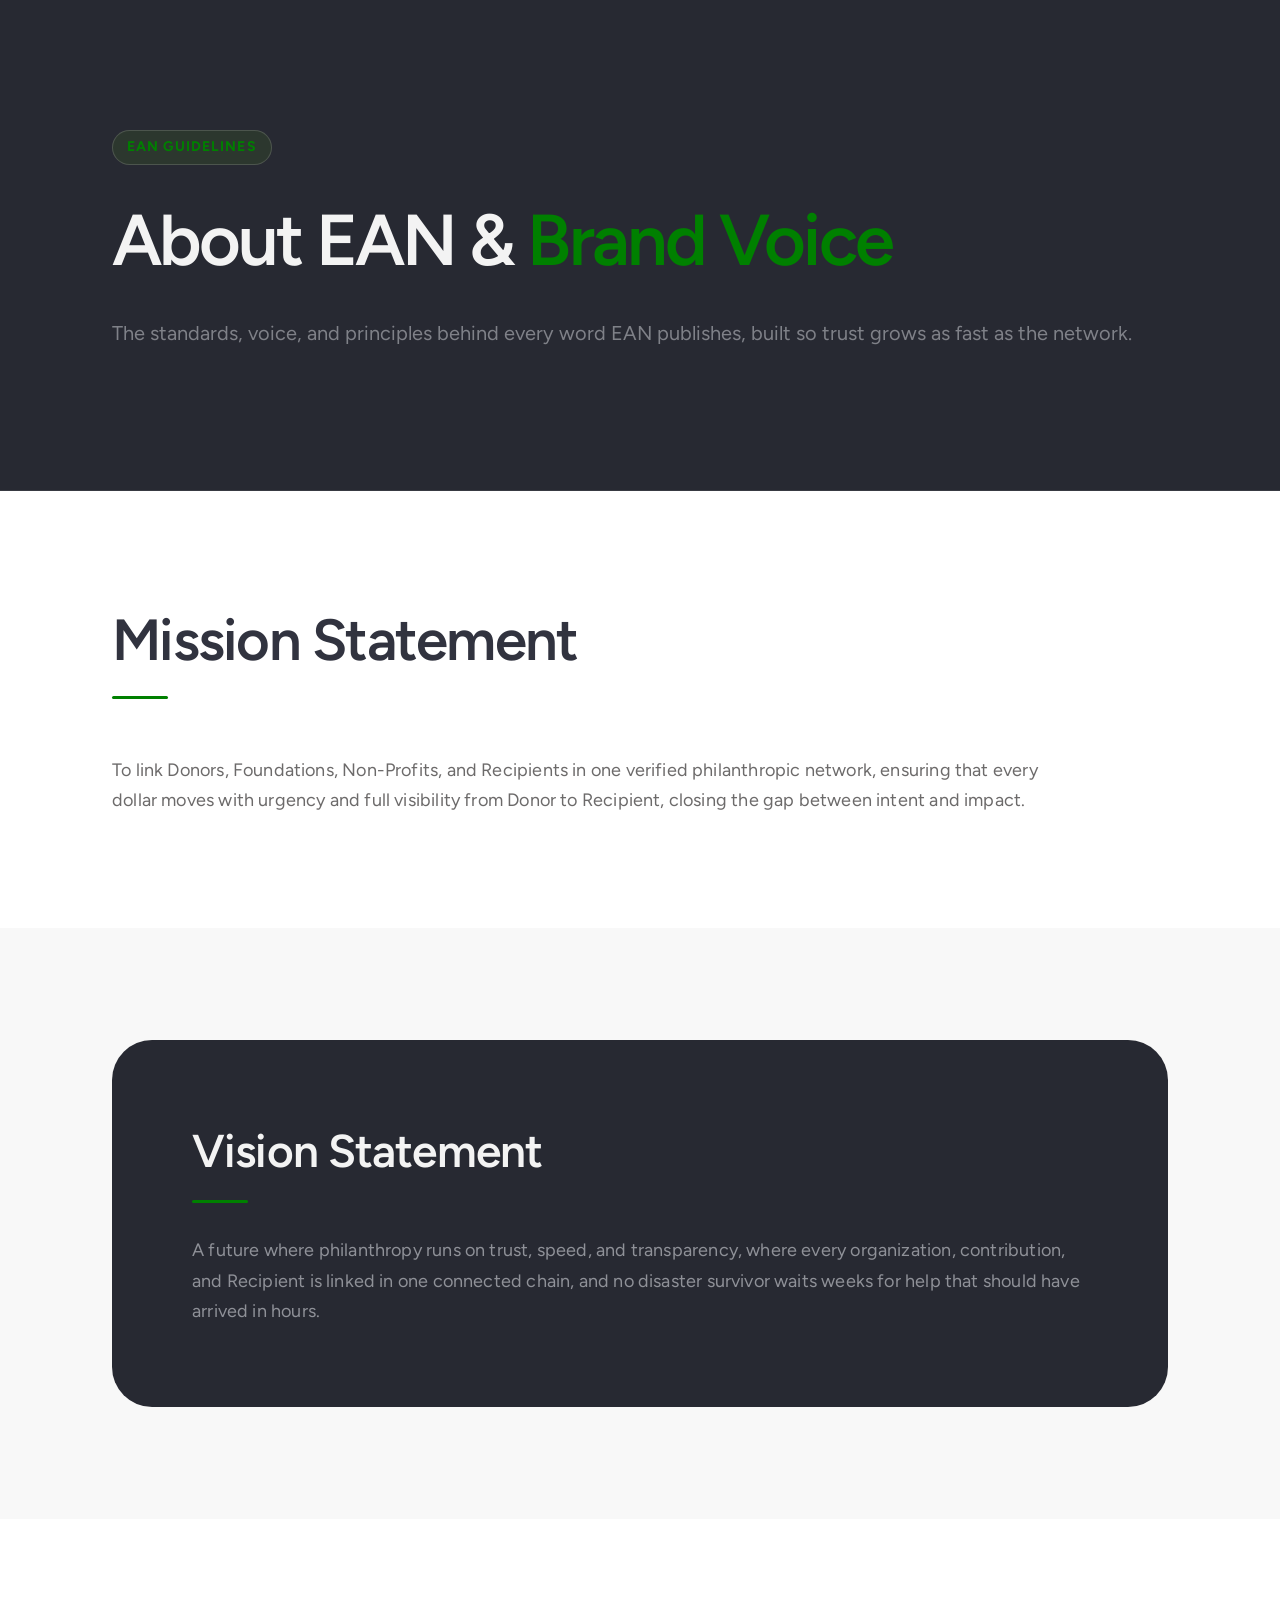
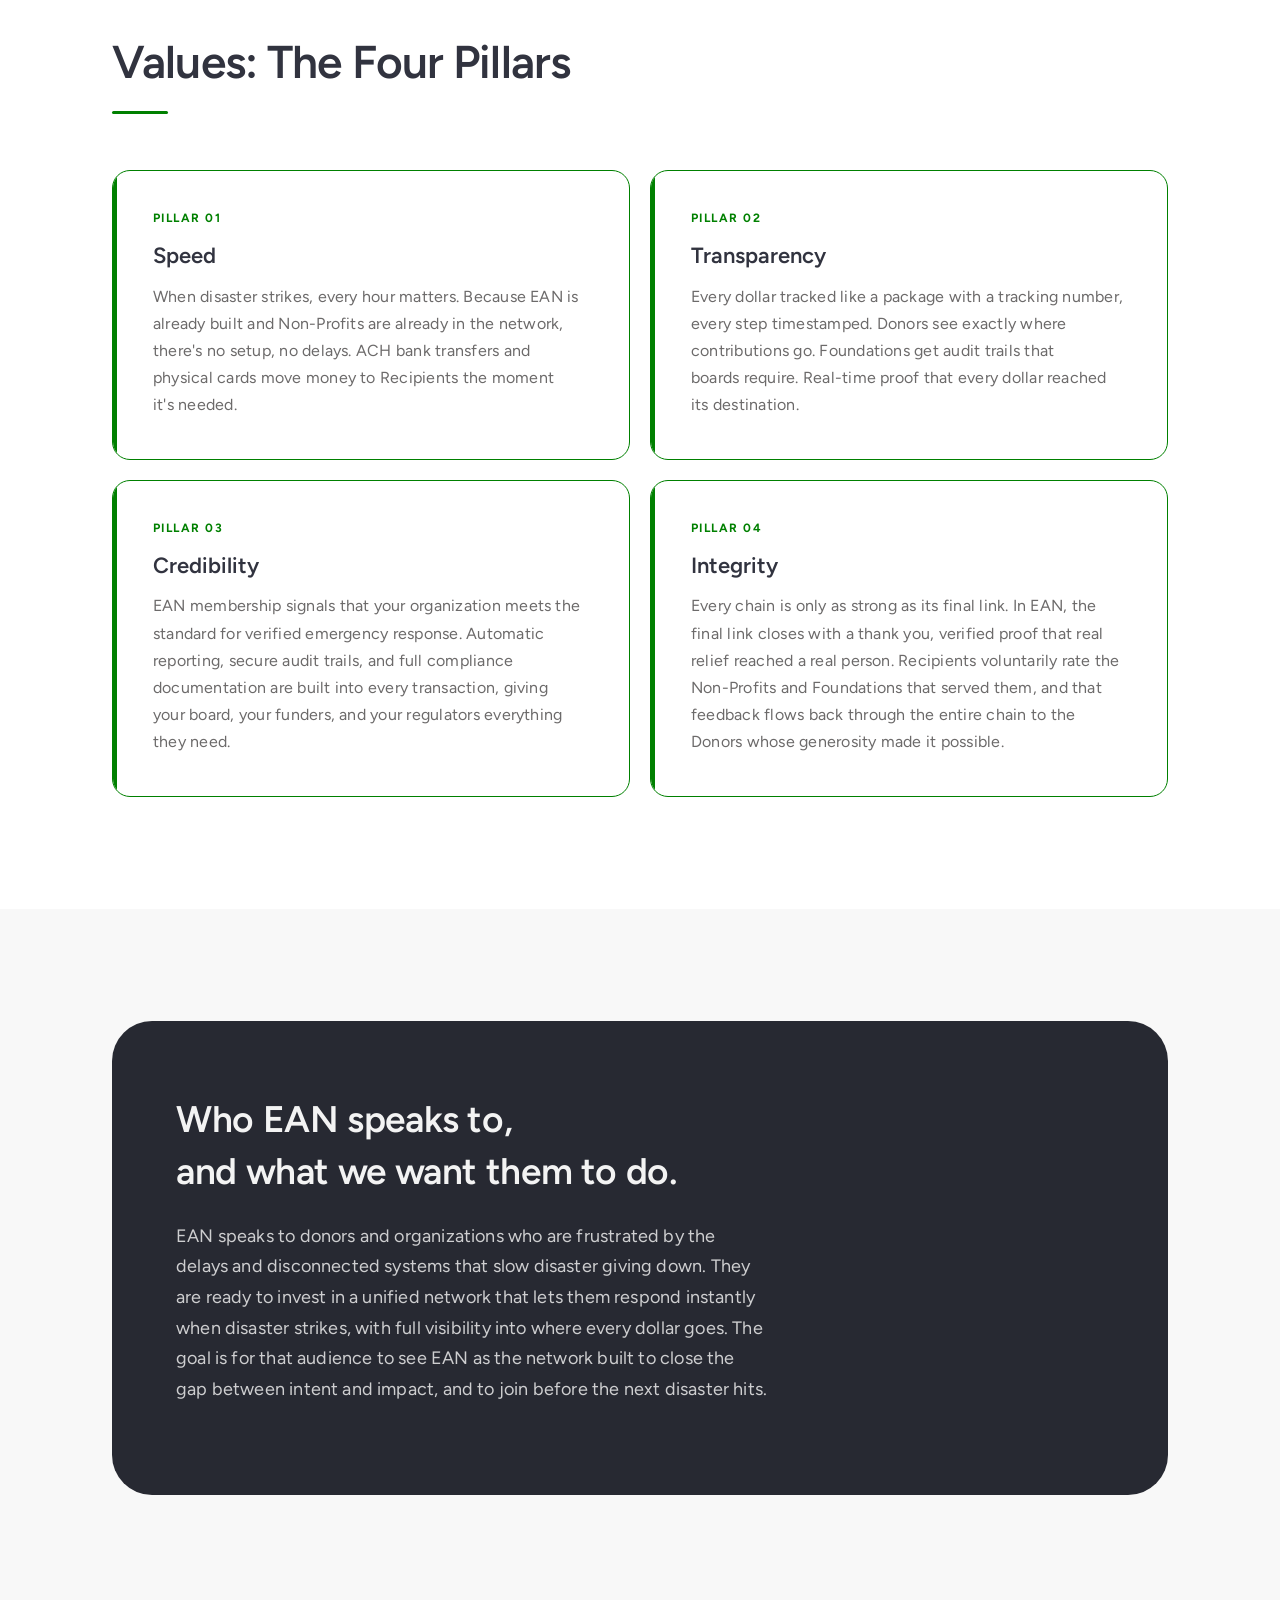
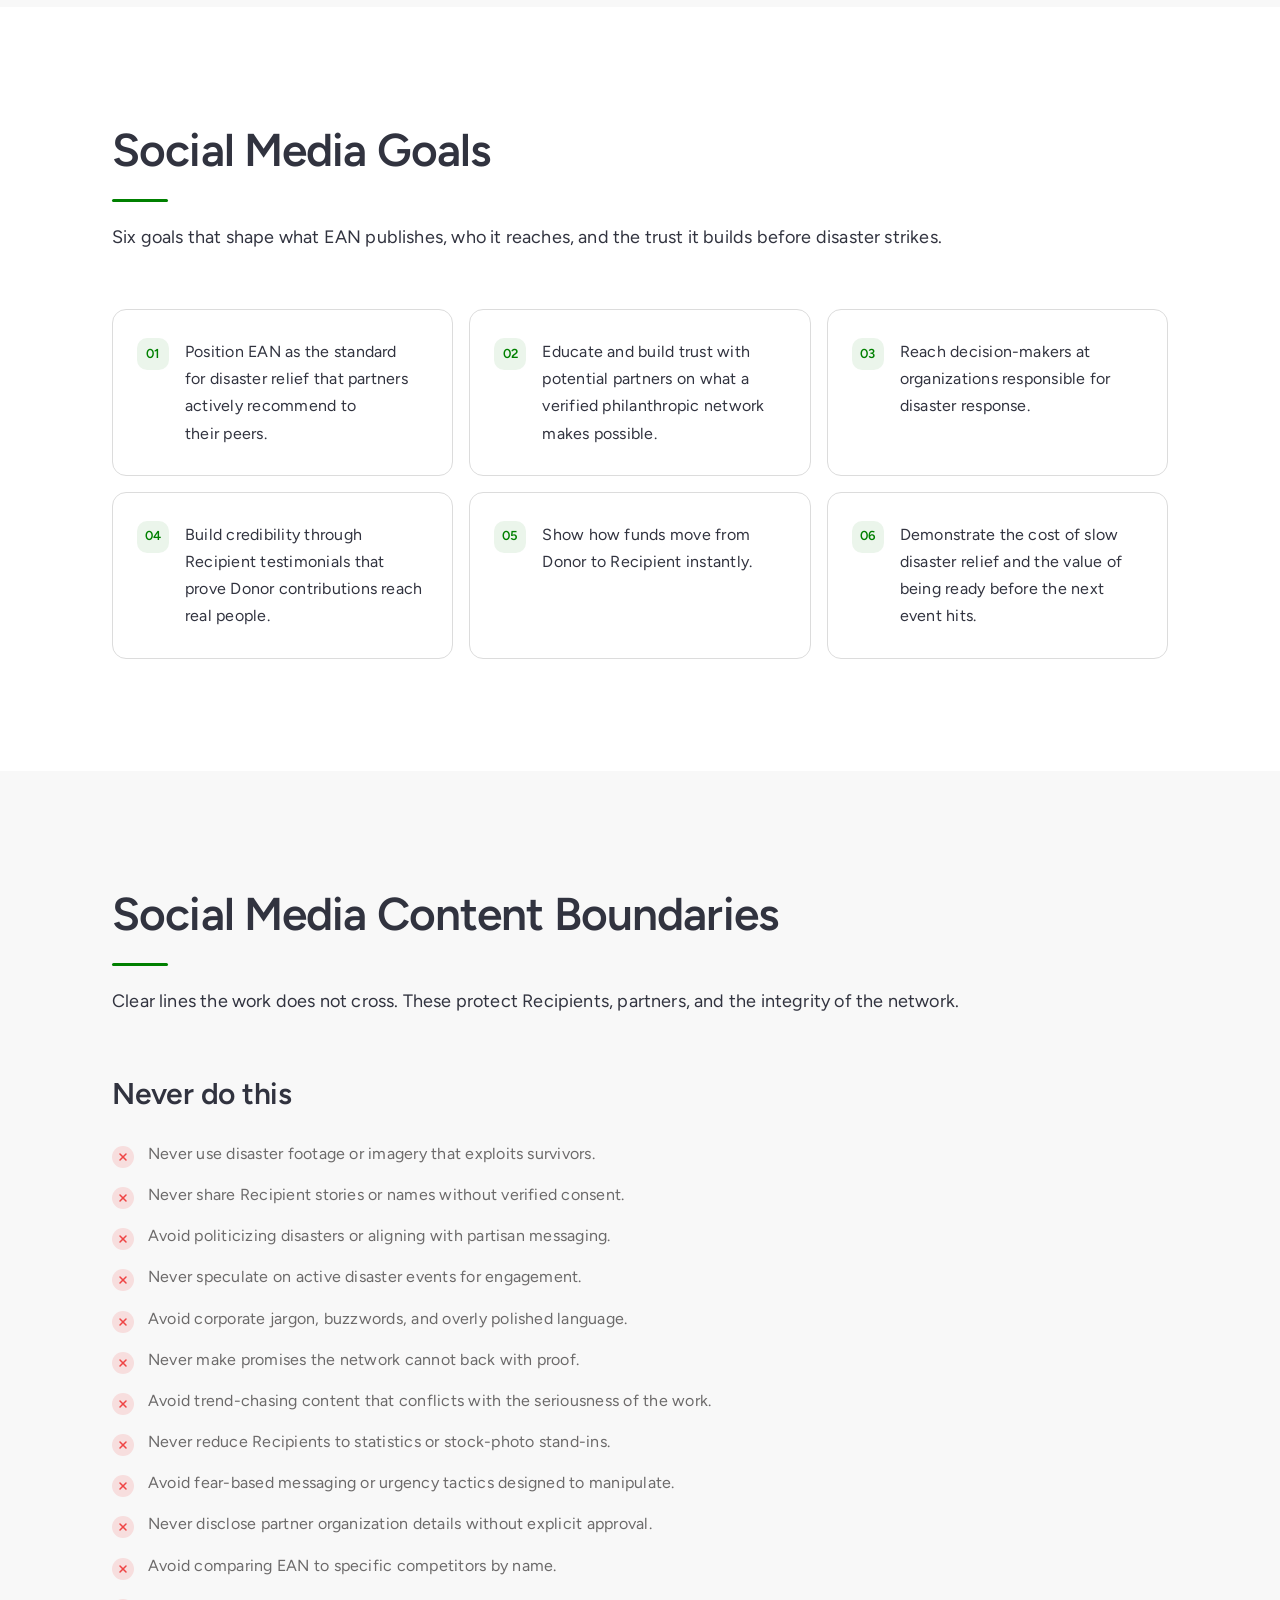
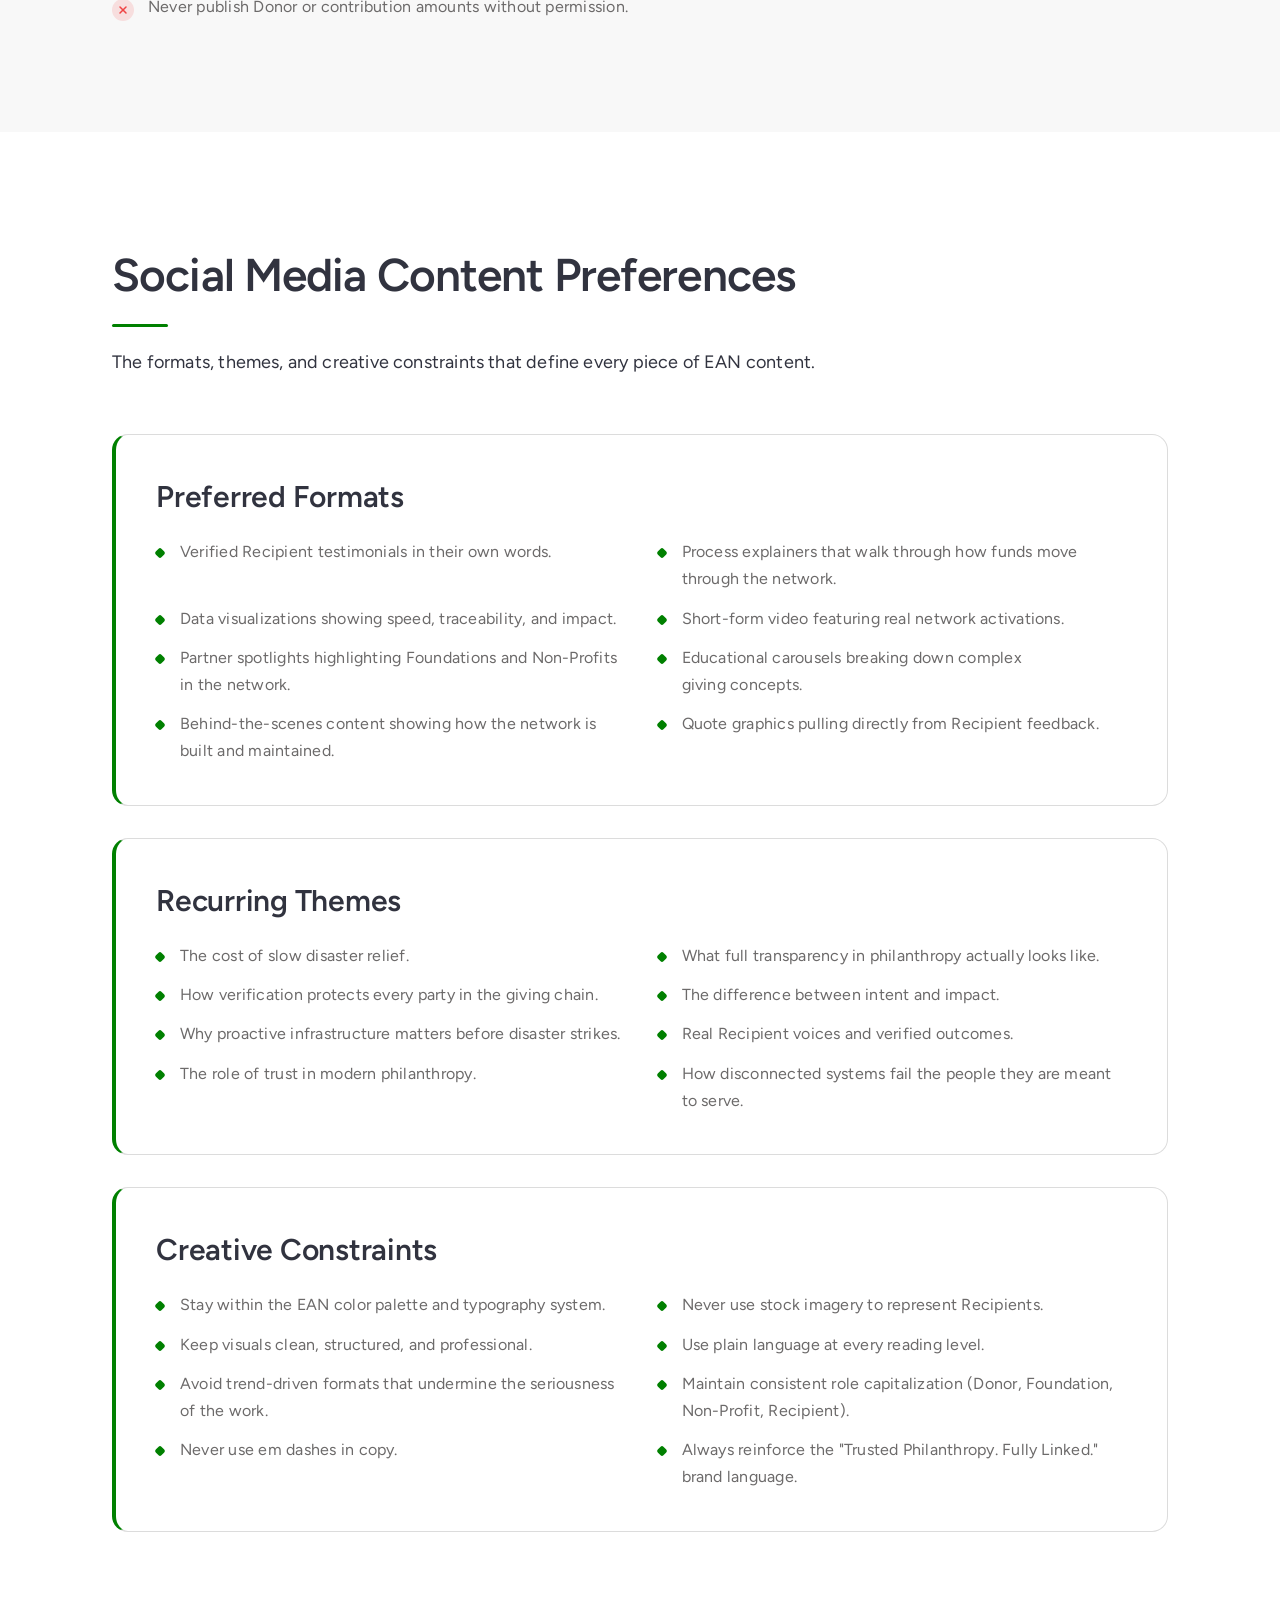
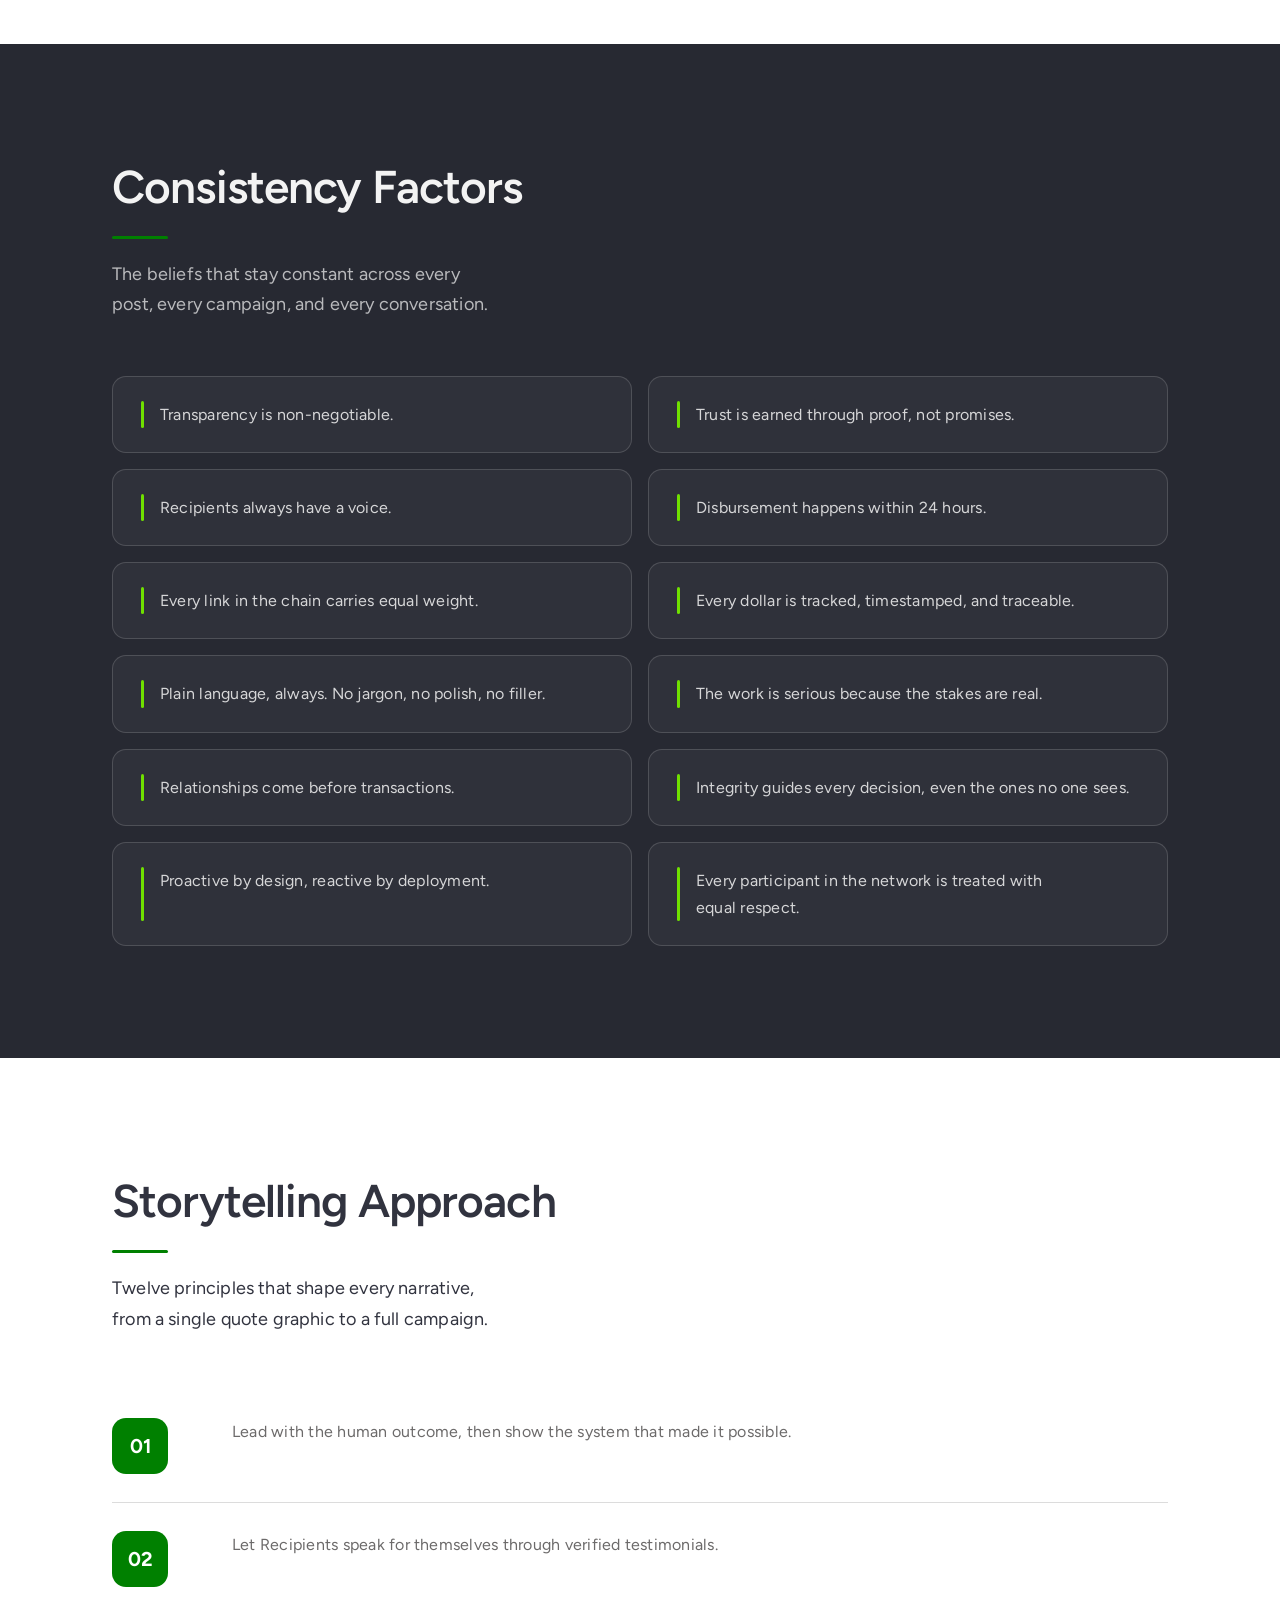
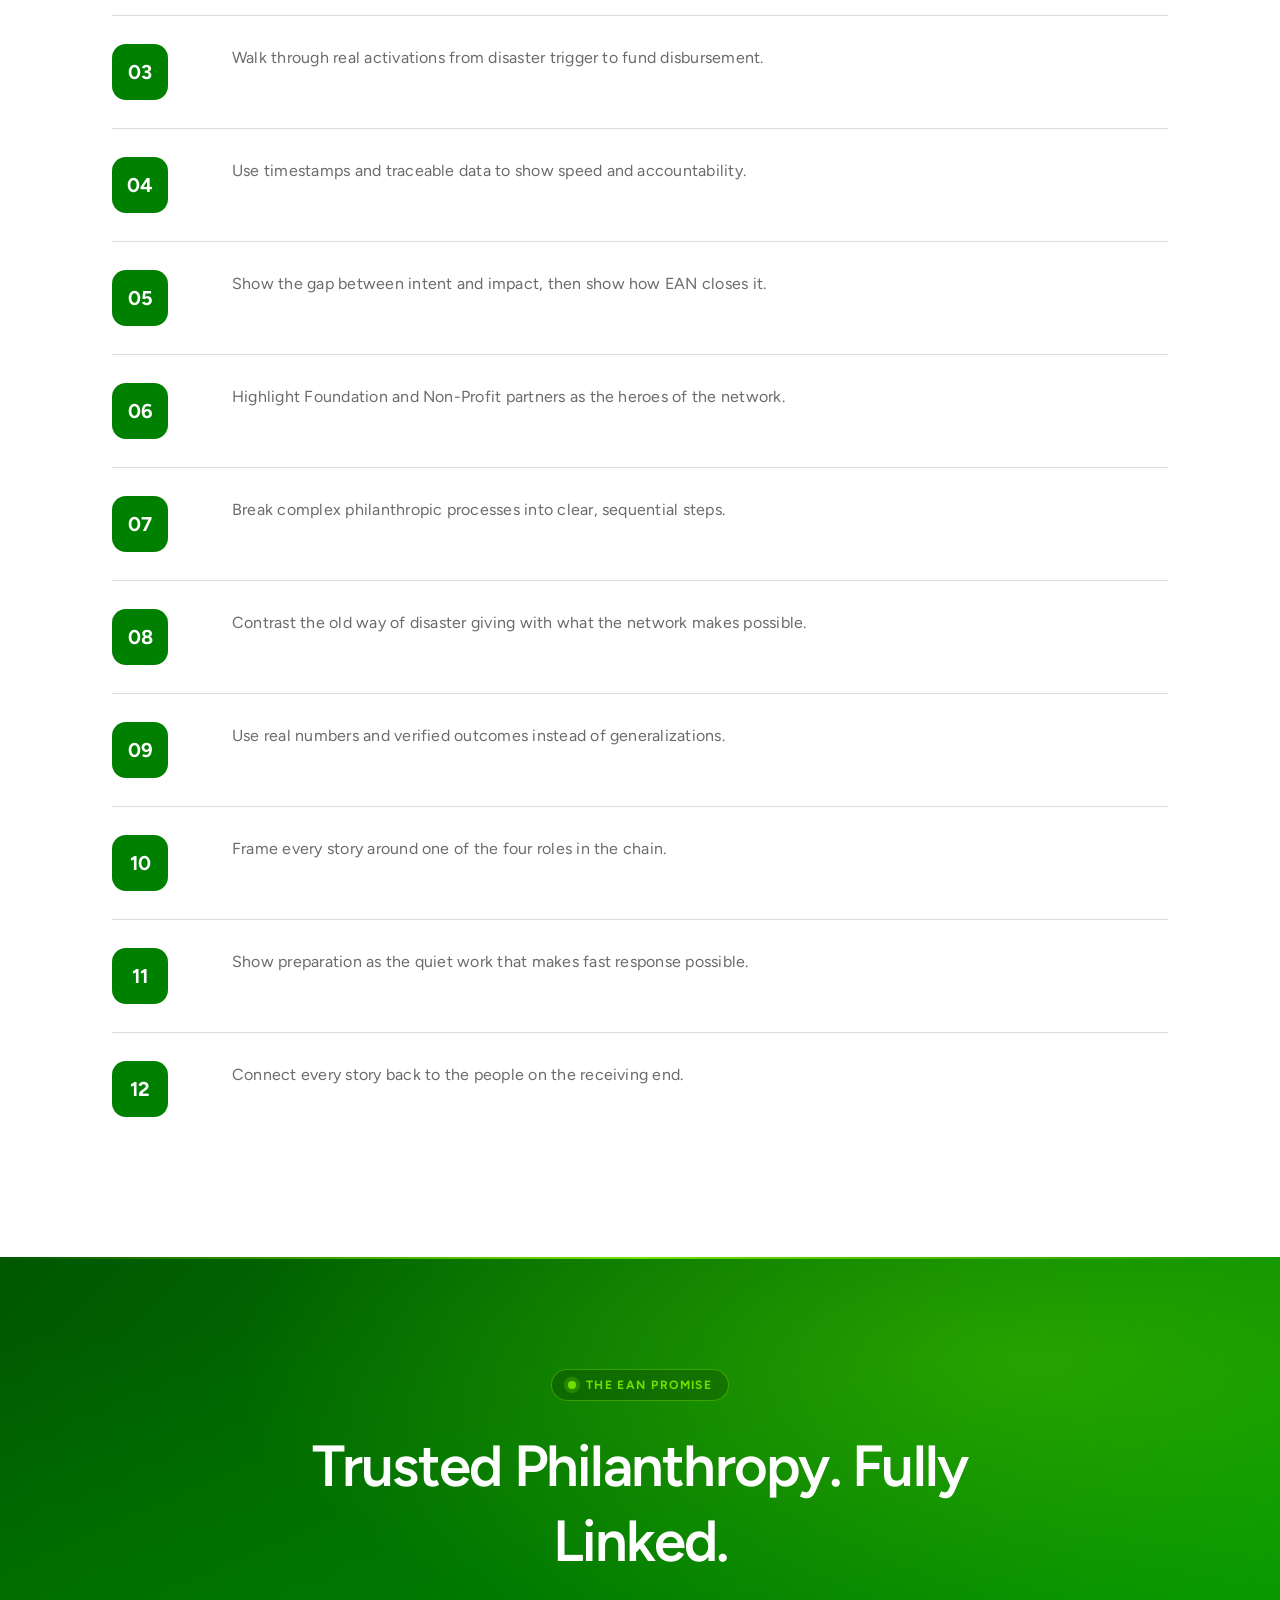
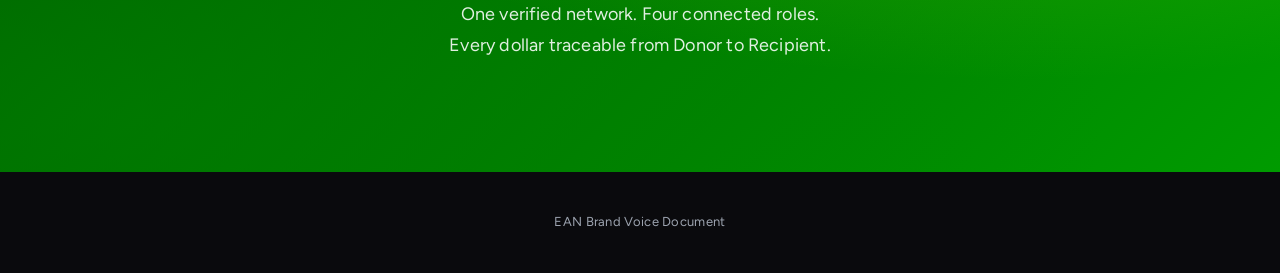
<file: index.html>
<!DOCTYPE html>
<html lang="en">
<head>
<meta charset="UTF-8" />
<meta name="viewport" content="width=device-width, initial-scale=1.0" />
<title>EAN Company About & Brand Voice</title>
<link rel="preconnect" href="https://fonts.googleapis.com">
<link rel="preconnect" href="https://fonts.gstatic.com" crossorigin>
<link href="https://fonts.googleapis.com/css2?family=Figtree:ital,wght@0,300..900;1,300..900&display=swap" rel="stylesheet">
<link rel="stylesheet" href="styles.css">
</head>
<body>

<!-- HERO -->
<header class="hero">
  <div class="container">
    <span class="eyebrow ean-heading-uppercase ean-heading-uppercase-large" style="color: rgba(112, 224, 0, 0.08);">EAN Guidelines</span>
    <h1 class="ean-heading-h1">About EAN &amp; <span class="accent">Brand Voice</span></h1>
    <p class="lede ean-body-xlarge"><span class="lede-phrase">The standards, voice, and principles behind every word EAN publishes,</span> built so trust grows as fast as the network.</p>
  </div>
</header>

<!-- MISSION -->
<section class="alt">
  <div class="container">
    <div class="section-header">
      <h2 class="ean-heading-h2">Mission Statement</h2>
    </div>

    <article class="mv-card">
      <p class="ean-body-large" style="color: var(--ean-text-dark-body);">To link Donors, Foundations, Non-Profits, and Recipients in one verified philanthropic network, ensuring that every dollar moves with urgency and full visibility from Donor to Recipient, closing the gap between intent and impact.</p>
    </article>
  </div>
</section>

<!-- VISION -->
<section>
  <div class="container">
    <div class="vision-float">
      <div class="section-header">
        <h3 class="ean-heading-h3">Vision Statement</h3>
      </div>

      <article class="mv-card">
        <p class="ean-body-large" style="color: var(--ean-text-muted-light) !important;">A future where philanthropy runs on trust, speed, and transparency, where every organization, contribution, and Recipient is linked in one connected chain, and no disaster survivor waits weeks for help that should have arrived in hours.</p>
      </article>
    </div>
  </div>
</section>

<!-- VALUES -->
<section class="alt">
  <div class="container">
    <div class="section-header">
      <h3 class="ean-heading-h3">Values: The Four Pillars</h3>
    </div>

    <div class="values-grid">
      <article class="value-card">
        <div class="num ean-heading-uppercase">Pillar 01</div>
        <p class="ean-body-xlarge-strong">Speed</p>
        <p class="ean-body">When disaster strikes, every hour matters. Because EAN is already built and Non-Profits are already in the network, there's no setup, no delays. ACH bank transfers and physical cards move money to Recipients the moment it's needed.</p>
      </article>

      <article class="value-card">
        <div class="num ean-heading-uppercase">Pillar 02</div>
        <p class="ean-body-xlarge-strong">Transparency</p>
        <p class="ean-body">Every dollar tracked like a package with a tracking number, every step timestamped. Donors see exactly where contributions go. Foundations get audit trails that boards require. Real-time proof that every dollar reached its destination.</p>
      </article>

      <article class="value-card">
        <div class="num ean-heading-uppercase">Pillar 03</div>
        <p class="ean-body-xlarge-strong">Credibility</p>
        <p class="ean-body">EAN membership signals that your organization meets the standard for verified emergency response. Automatic reporting, secure audit trails, and full compliance documentation are built into every transaction, giving your board, your funders, and your regulators everything they need.</p>
      </article>

      <article class="value-card">
        <div class="num ean-heading-uppercase">Pillar 04</div>
        <p class="ean-body-xlarge-strong">Integrity</p>
        <p class="ean-body">Every chain is only as strong as its final link. In EAN, the final link closes with a thank you, verified proof that real relief reached a real person. Recipients voluntarily rate the Non-Profits and Foundations that served them, and that feedback flows back through the entire chain to the Donors whose generosity made it possible.</p>
      </article>
    </div>
  </div>
</section>

<!-- AUDIENCE INTENT -->
<section>
  <div class="container">
    <div class="intent-wrap">
      <div class="intent-body">
        <h4 class="ean-heading-h4"><span class="break-desktop">Who EAN speaks to,</span> and what we want them to do.</h4>
        <p class="ean-body-large">EAN speaks to donors and organizations who are frustrated by the delays and disconnected systems that slow disaster giving down. They are ready to invest in a unified network that lets them respond instantly when disaster strikes, with full visibility into where every dollar goes. The goal is for that audience to see EAN as the network built to close the gap between intent and impact, and to join before the next disaster hits. </p>
        <br/>
      </div>
    </div>
  </div>
</section>

<!-- SOCIAL GOALS -->
<section class="alt">
  <div class="container">
    <div class="section-header">
      <h3 class="ean-heading-h3">Social Media Goals</h3>
      <p class="ean-body-large nowrap-desktop">Six goals that shape what EAN publishes, who it reaches, and the trust it builds before disaster strikes.</p>
    </div>

    <div class="goals-grid">
      <div class="goal-tile"><span class="num ean-body-small-strong">01</span><p class="ean-body">Position EAN as the standard for disaster relief that partners actively recommend to their peers.</p></div>
      <div class="goal-tile"><span class="num ean-body-small-strong">02</span><p class="ean-body">Educate and build trust with potential partners on what a verified philanthropic network makes possible.</p></div>
      <div class="goal-tile"><span class="num ean-body-small-strong">03</span><p class="ean-body">Reach decision-makers at organizations responsible for disaster response.</p></div>
      <div class="goal-tile"><span class="num ean-body-small-strong">04</span><p class="ean-body">Build credibility through Recipient testimonials that prove Donor contributions reach real people.</p></div>
      <div class="goal-tile"><span class="num ean-body-small-strong">05</span><p class="ean-body">Show how funds move from Donor to Recipient instantly.</p></div>
      <div class="goal-tile"><span class="num ean-body-small-strong">06</span><p class="ean-body">Demonstrate the cost of slow disaster relief and the value of being ready before the next event hits.</p></div>
    </div>
  </div>
</section>

<!-- CONTENT BOUNDARIES -->
<section>
  <div class="container">
    <div class="section-header">
      <h3 class="ean-heading-h3">Social Media Content Boundaries</h3>
      <p class="ean-body-large nowrap-desktop">Clear lines the work does not cross. These protect Recipients, partners, and the integrity of the network.</p>
    </div>

    <div class="col-card">
      <h3 class="ean-heading-h5">Never do this</h3>
      <ul class="x-list">
        <li class="ean-body">Never use disaster footage or imagery that exploits survivors.</li>
        <li class="ean-body">Never share Recipient stories or names without verified consent.</li>
        <li class="ean-body">Avoid politicizing disasters or aligning with partisan messaging.</li>
        <li class="ean-body">Never speculate on active disaster events for engagement.</li>
        <li class="ean-body">Avoid corporate jargon, buzzwords, and overly polished language.</li>
        <li class="ean-body">Never make promises the network cannot back with proof.</li>
        <li class="ean-body">Avoid trend-chasing content that conflicts with the seriousness of the work.</li>
        <li class="ean-body">Never reduce Recipients to statistics or stock-photo stand-ins.</li>
        <li class="ean-body">Avoid fear-based messaging or urgency tactics designed to manipulate.</li>
        <li class="ean-body">Never disclose partner organization details without explicit approval.</li>
        <li class="ean-body">Avoid comparing EAN to specific competitors by name.</li>
        <li class="ean-body">Never publish Donor or contribution amounts without permission.</li>
      </ul>
    </div>
  </div>
</section>

<!-- CONTENT PREFERENCES -->
<section class="alt">
  <div class="container">
    <div class="section-header">
      <h3 class="ean-heading-h3">Social Media Content Preferences</h3>
      <p class="ean-body-large">The formats, themes, and creative constraints that define every piece of EAN content.</p>
    </div>

    <div class="prefs-stack">
      <div class="prefs-block">
        <h4 class="ean-heading-h5">Preferred Formats</h4>
        <ul>
          <li class="ean-body">Verified Recipient testimonials in their own words.</li>
          <li class="ean-body">Process explainers that walk through how funds move through the network.</li>
          <li class="ean-body">Data visualizations showing speed, traceability, and impact.</li>
          <li class="ean-body">Short-form video featuring real network activations.</li>
          <li class="ean-body">Partner spotlights highlighting Foundations and Non-Profits in the network.</li>
          <li class="ean-body">Educational carousels breaking down complex giving concepts.</li>
          <li class="ean-body">Behind-the-scenes content showing how the network is built and maintained.</li>
          <li class="ean-body">Quote graphics pulling directly from Recipient feedback.</li>
        </ul>
      </div>

      <div class="prefs-block">
        <h4 class="ean-heading-h5">Recurring Themes</h4>
        <ul>
          <li class="ean-body">The cost of slow disaster relief.</li>
          <li class="ean-body">What full transparency in philanthropy actually looks like.</li>
          <li class="ean-body">How verification protects every party in the giving chain.</li>
          <li class="ean-body">The difference between intent and impact.</li>
          <li class="ean-body">Why proactive infrastructure matters before disaster strikes.</li>
          <li class="ean-body">Real Recipient voices and verified outcomes.</li>
          <li class="ean-body">The role of trust in modern philanthropy.</li>
          <li class="ean-body">How disconnected systems fail the people they are meant to serve.</li>
        </ul>
      </div>

      <div class="prefs-block">
        <h4 class="ean-heading-h5">Creative Constraints</h4>
        <ul>
          <li class="ean-body">Stay within the EAN color palette and typography system.</li>
          <li class="ean-body">Never use stock imagery to represent Recipients.</li>
          <li class="ean-body">Keep visuals clean, structured, and professional.</li>
          <li class="ean-body">Use plain language at every reading level.</li>
          <li class="ean-body">Avoid trend-driven formats that undermine the seriousness of the work.</li>
          <li class="ean-body">Maintain consistent role capitalization (Donor, Foundation, Non-Profit, Recipient).</li>
          <li class="ean-body">Never use em dashes in copy.</li>
          <li class="ean-body">Always reinforce the "Trusted Philanthropy. Fully Linked." brand language.</li>
        </ul>
      </div>
    </div>
  </div>
</section>

<!-- CONSISTENCY FACTORS (dark) -->
<section class="dark">
  <div class="container">
    <div class="section-header">
      <h3 class="ean-heading-h3">Consistency Factors</h3>
      <p class="ean-body-large">The beliefs that stay constant across every post, every campaign, and every conversation.</p>
    </div>

    <div class="pillars">
      <div class="pillar"><span class="bar"></span><p class="ean-body">Transparency is non-negotiable.</p></div>
      <div class="pillar"><span class="bar"></span><p class="ean-body">Trust is earned through proof, not promises.</p></div>
      <div class="pillar"><span class="bar"></span><p class="ean-body">Recipients always have a voice.</p></div>
      <div class="pillar"><span class="bar"></span><p class="ean-body">Disbursement happens within 24 hours.</p></div>
      <div class="pillar"><span class="bar"></span><p class="ean-body">Every link in the chain carries equal weight.</p></div>
      <div class="pillar"><span class="bar"></span><p class="ean-body">Every dollar is tracked, timestamped, and traceable.</p></div>
      <div class="pillar"><span class="bar"></span><p class="ean-body">Plain language, always. No jargon, no polish, no filler.</p></div>
      <div class="pillar"><span class="bar"></span><p class="ean-body">The work is serious because the stakes are real.</p></div>
      <div class="pillar"><span class="bar"></span><p class="ean-body">Relationships come before transactions.</p></div>
      <div class="pillar"><span class="bar"></span><p class="ean-body">Integrity guides every decision, even the ones no one sees.</p></div>
      <div class="pillar"><span class="bar"></span><p class="ean-body">Proactive by design, reactive by deployment.</p></div>
      <div class="pillar"><span class="bar"></span><p class="ean-body">Every participant in the network is treated with equal respect.</p></div>
    </div>
  </div>
</section>

<!-- STORYTELLING -->
<section class="alt">
  <div class="container">
    <div class="section-header">
      <h3 class="ean-heading-h3">Storytelling Approach</h3>
      <p class="ean-body-large">Twelve principles that shape every narrative, from a single quote graphic to a full campaign.</p>
    </div>

    <div class="steps">
      <div class="step"><div class="badge"></div><p class="ean-body">Lead with the human outcome, then show the system that made it possible.</p></div>
      <div class="step"><div class="badge"></div><p class="ean-body">Let Recipients speak for themselves through verified testimonials.</p></div>
      <div class="step"><div class="badge"></div><p class="ean-body">Walk through real activations from disaster trigger to fund disbursement.</p></div>
      <div class="step"><div class="badge"></div><p class="ean-body">Use timestamps and traceable data to show speed and accountability.</p></div>
      <div class="step"><div class="badge"></div><p class="ean-body">Show the gap between intent and impact, then show how EAN closes it.</p></div>
      <div class="step"><div class="badge"></div><p class="ean-body">Highlight Foundation and Non-Profit partners as the heroes of the network.</p></div>
      <div class="step"><div class="badge"></div><p class="ean-body">Break complex philanthropic processes into clear, sequential steps.</p></div>
      <div class="step"><div class="badge"></div><p class="ean-body">Contrast the old way of disaster giving with what the network makes possible.</p></div>
      <div class="step"><div class="badge"></div><p class="ean-body">Use real numbers and verified outcomes instead of generalizations.</p></div>
      <div class="step"><div class="badge"></div><p class="ean-body">Frame every story around one of the four roles in the chain.</p></div>
      <div class="step"><div class="badge"></div><p class="ean-body">Show preparation as the quiet work that makes fast response possible.</p></div>
      <div class="step"><div class="badge"></div><p class="ean-body">Connect every story back to the people on the receiving end.</p></div>
    </div>
  </div>
</section>

<!-- CLOSING -->
<section class="closing">
  <div class="container">
    <span class="pulse"><span class="pulse-dot"></span>The EAN Promise</span>
    <h2 class="ean-heading-h2">Trusted Philanthropy. Fully Linked.</h2>
    <p class="ean-body-large">One verified network. Four connected roles. Every dollar traceable from Donor to Recipient.</p>
  </div>
</section>

<footer>
  <div class="container">
    <p class="ean-body-small">EAN Brand Voice Document</p>
  </div>
</footer>

</body>
</html>
</file>
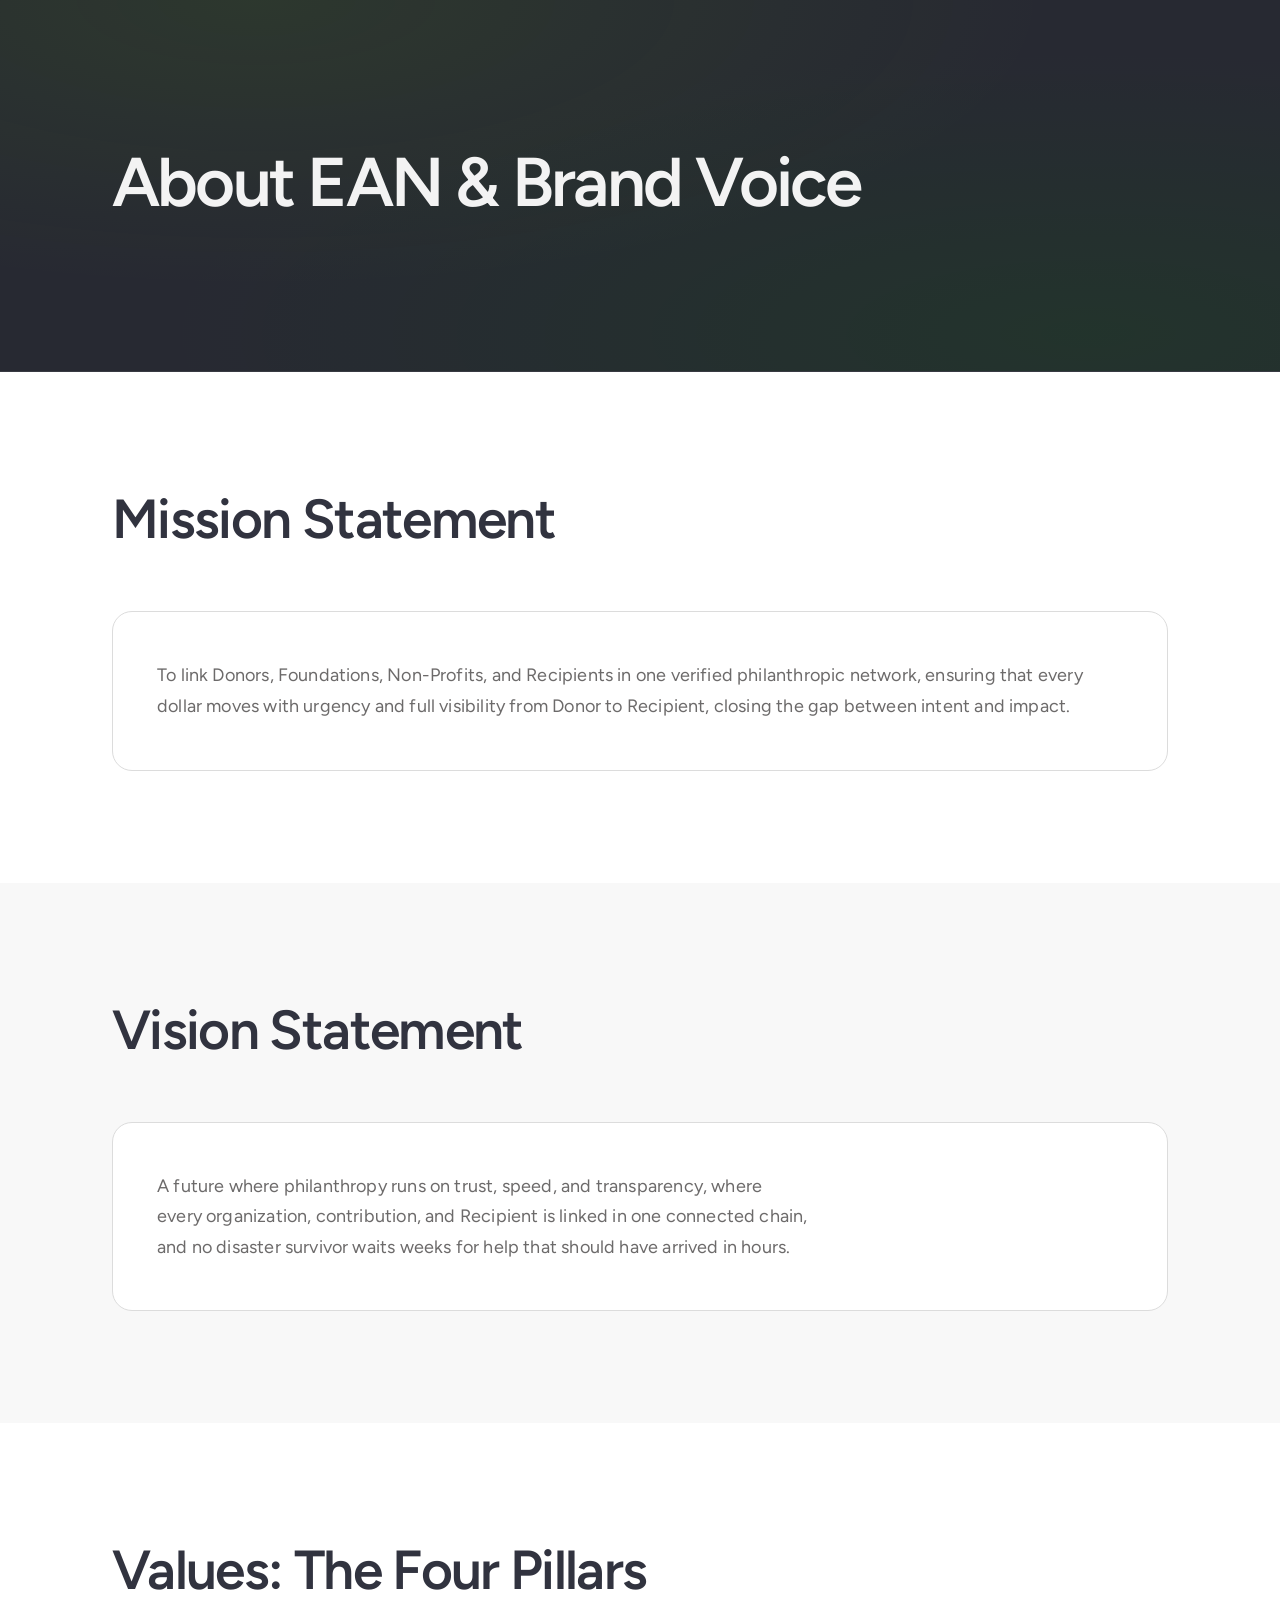
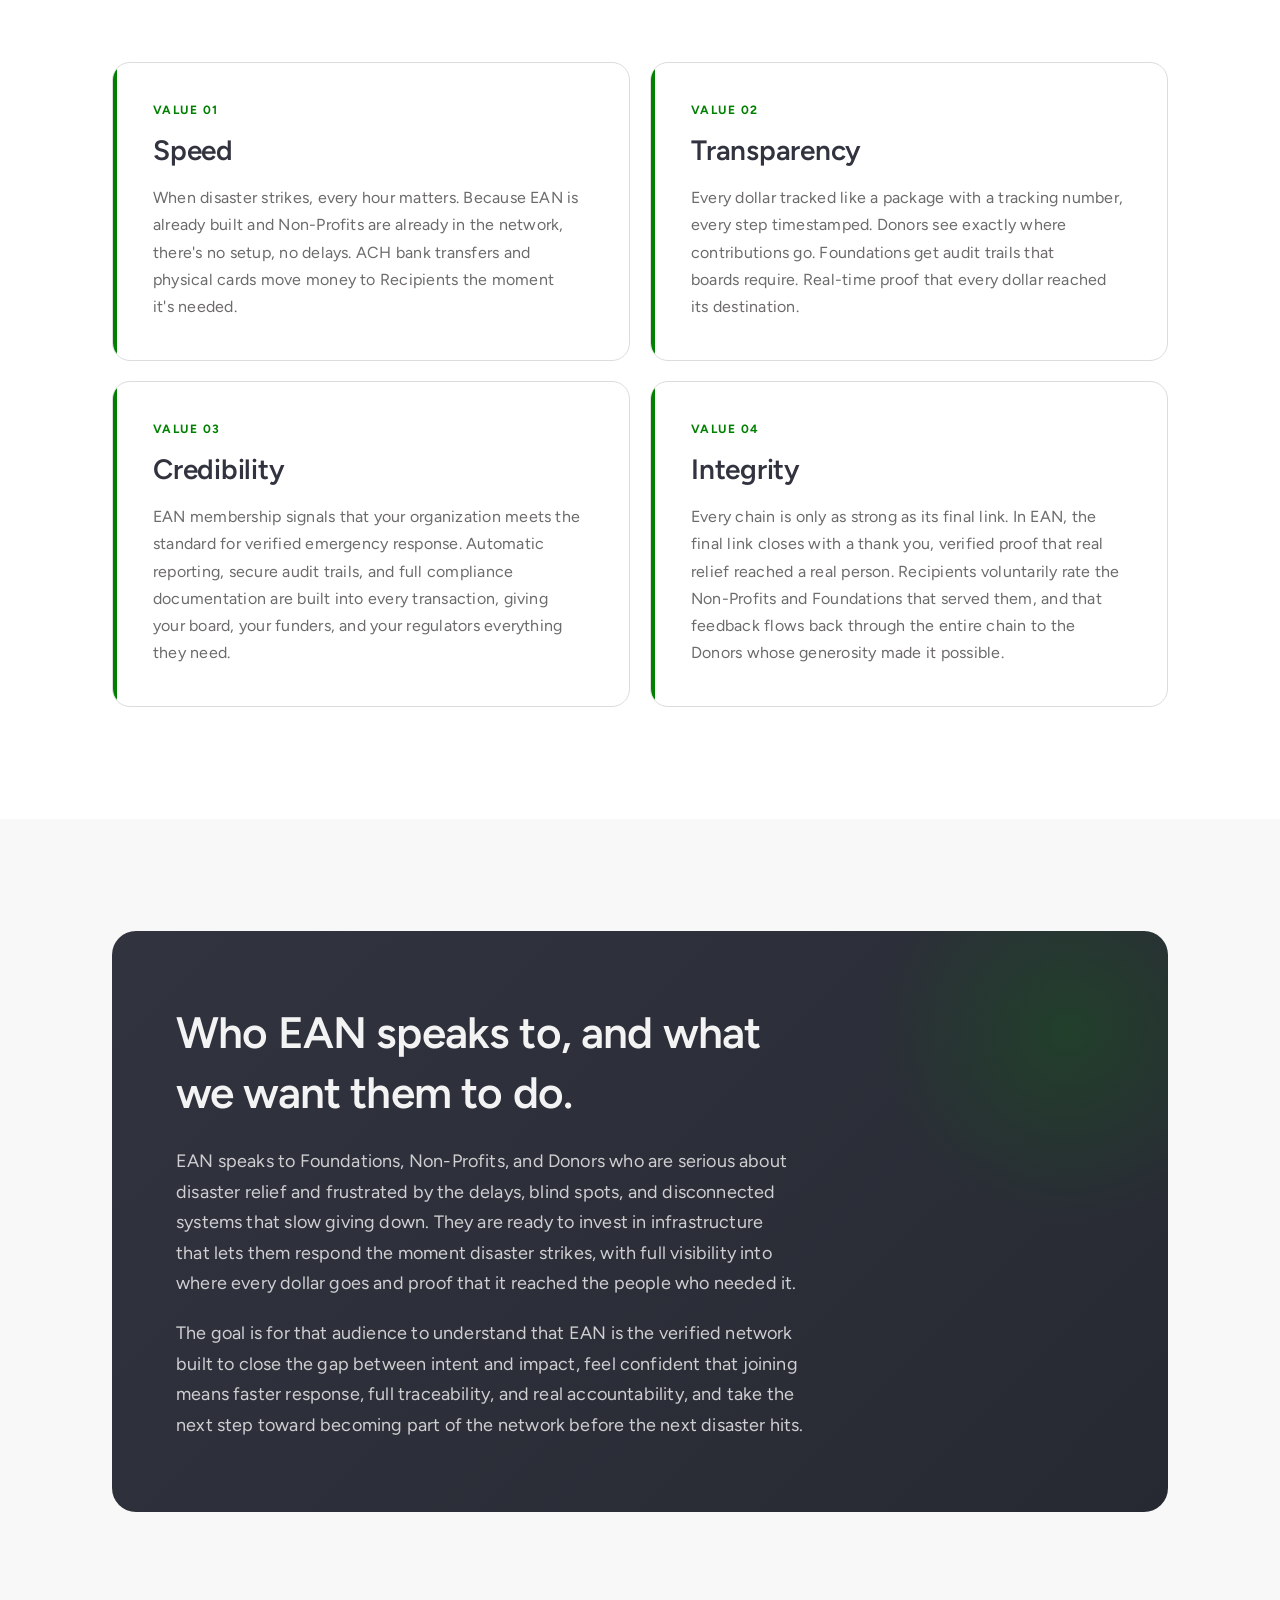
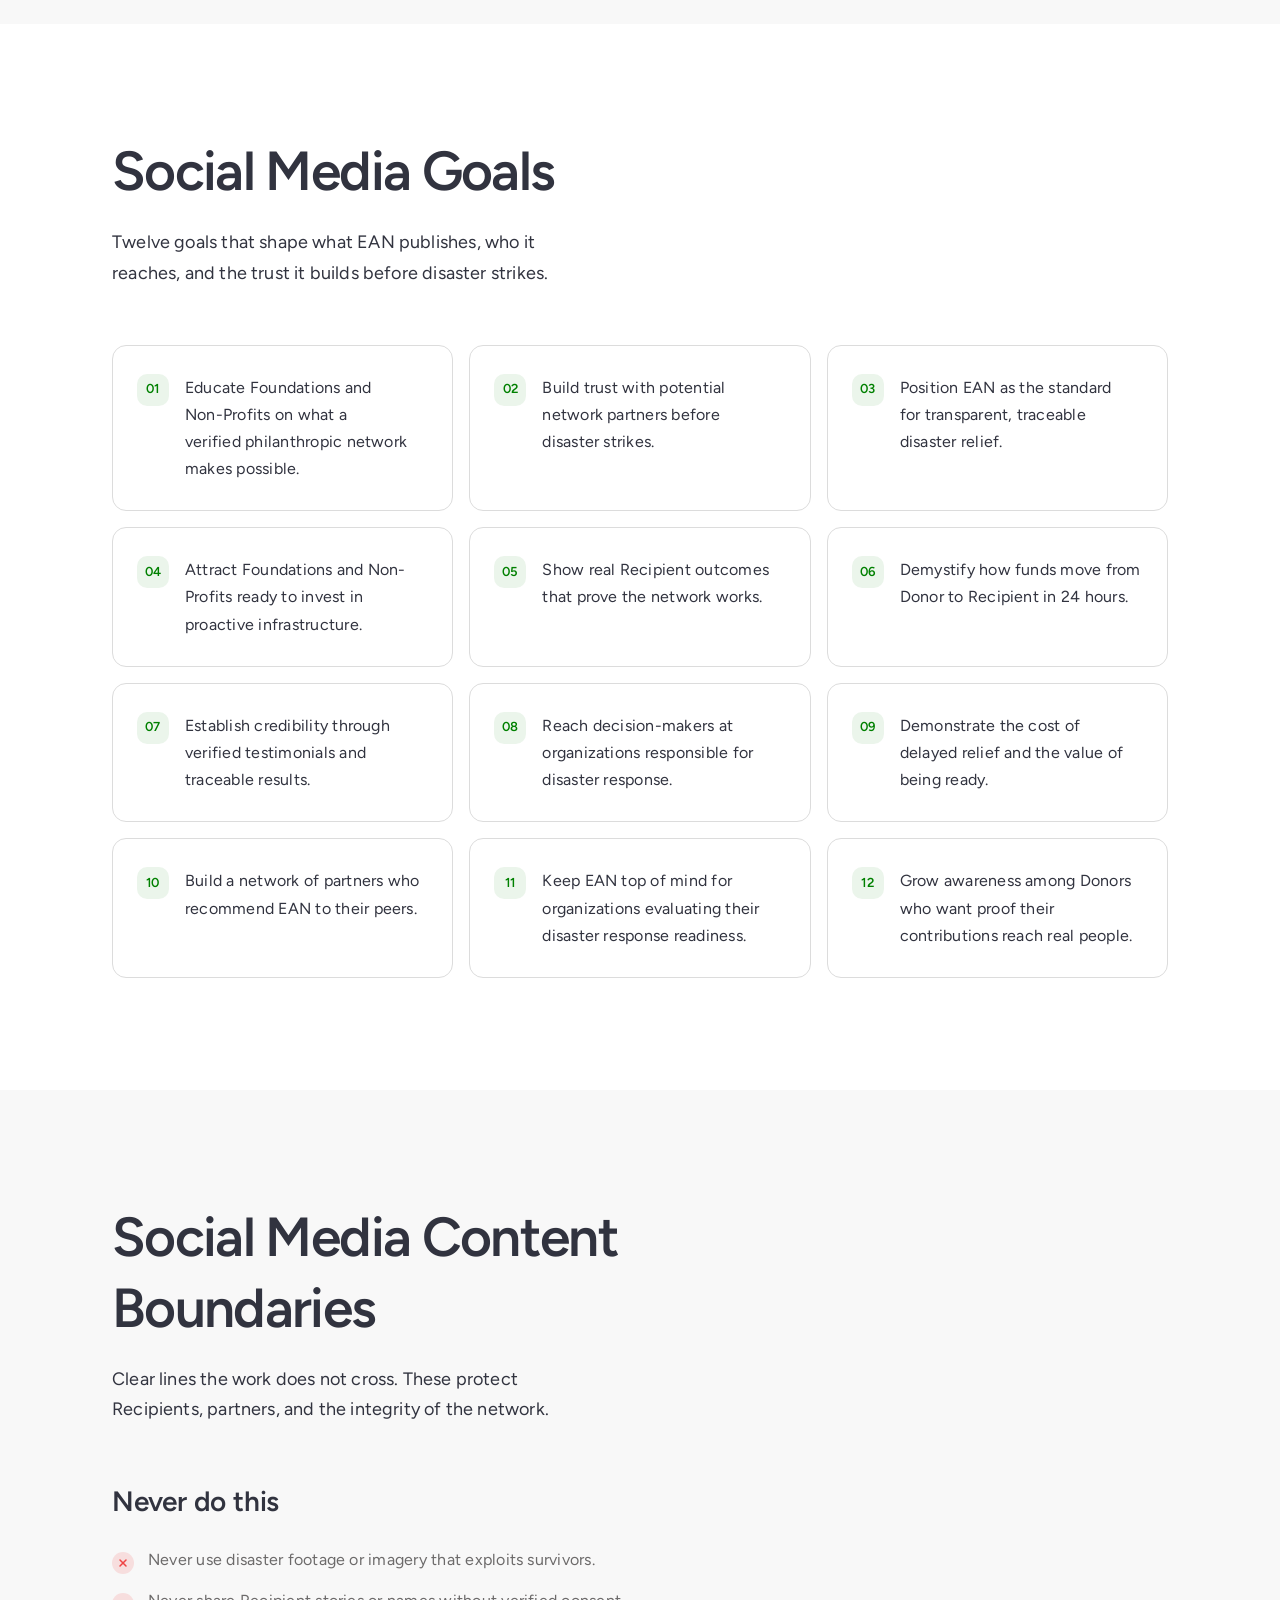
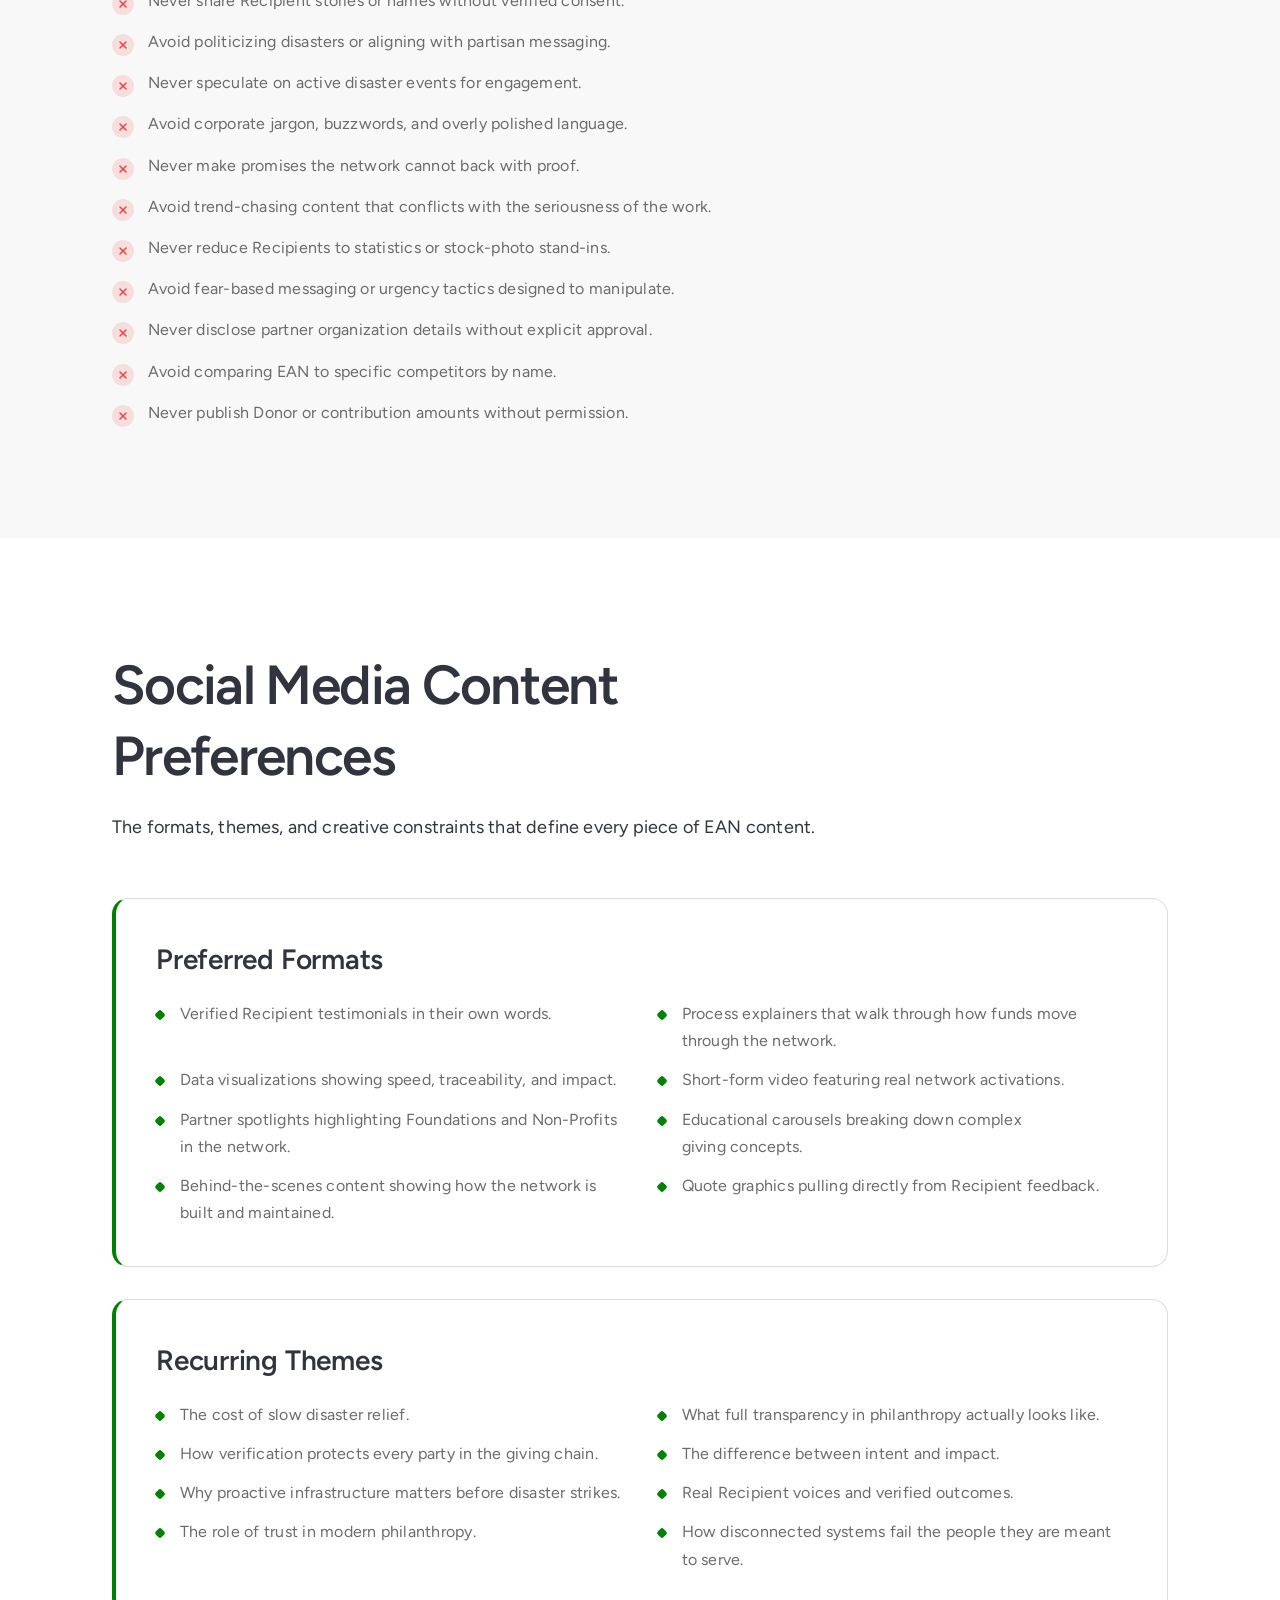
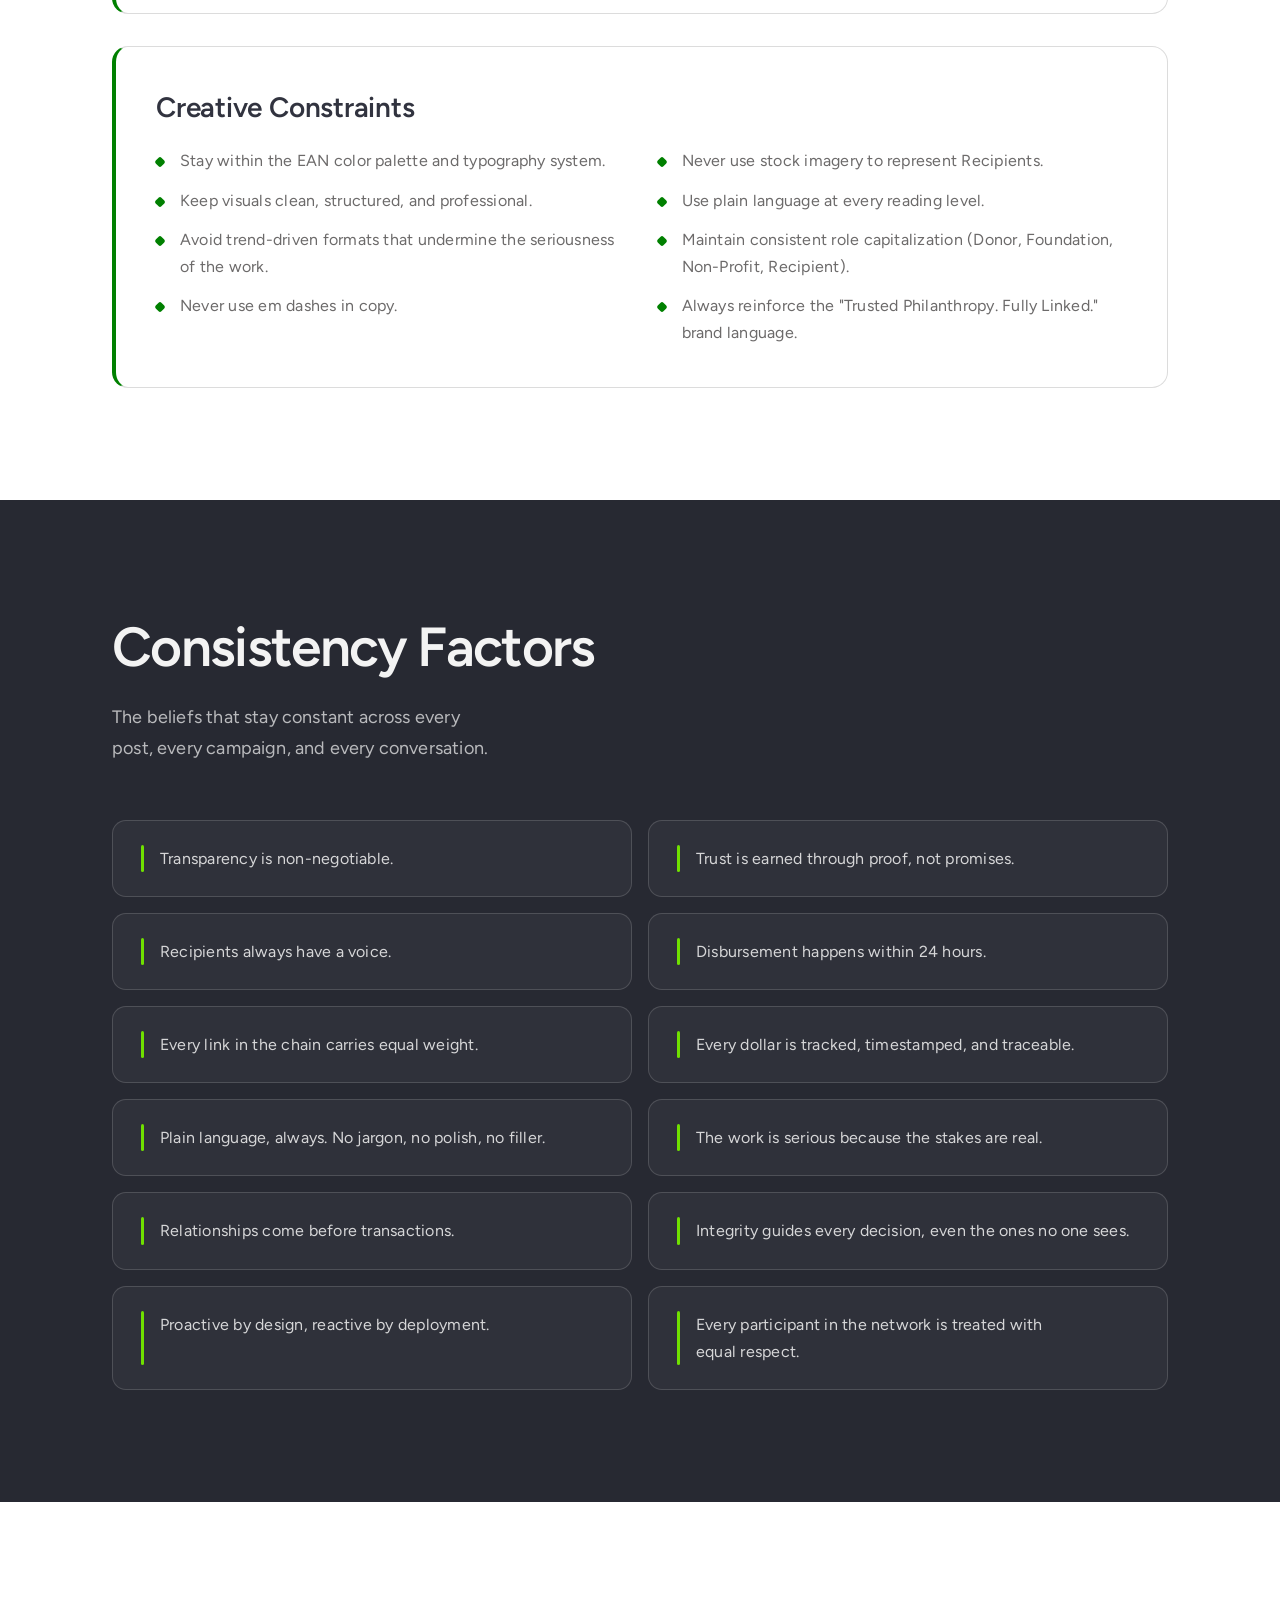
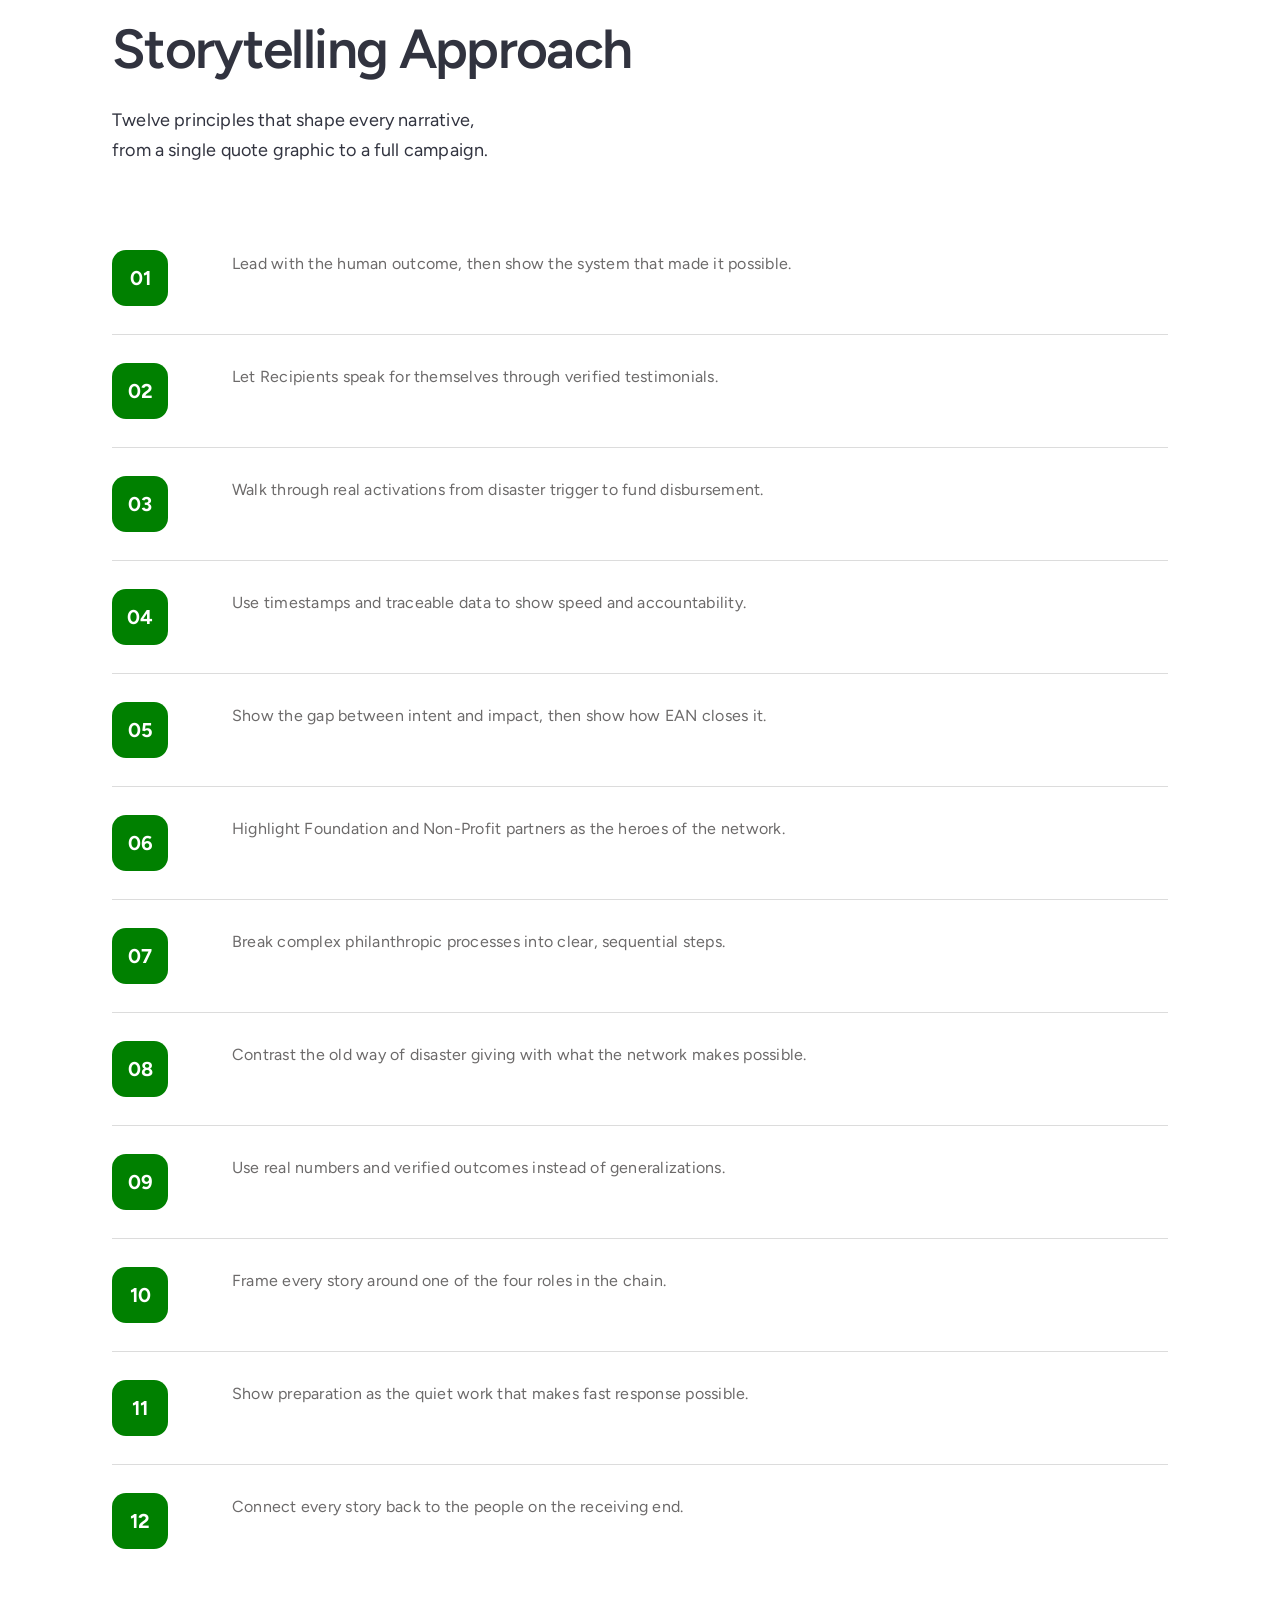
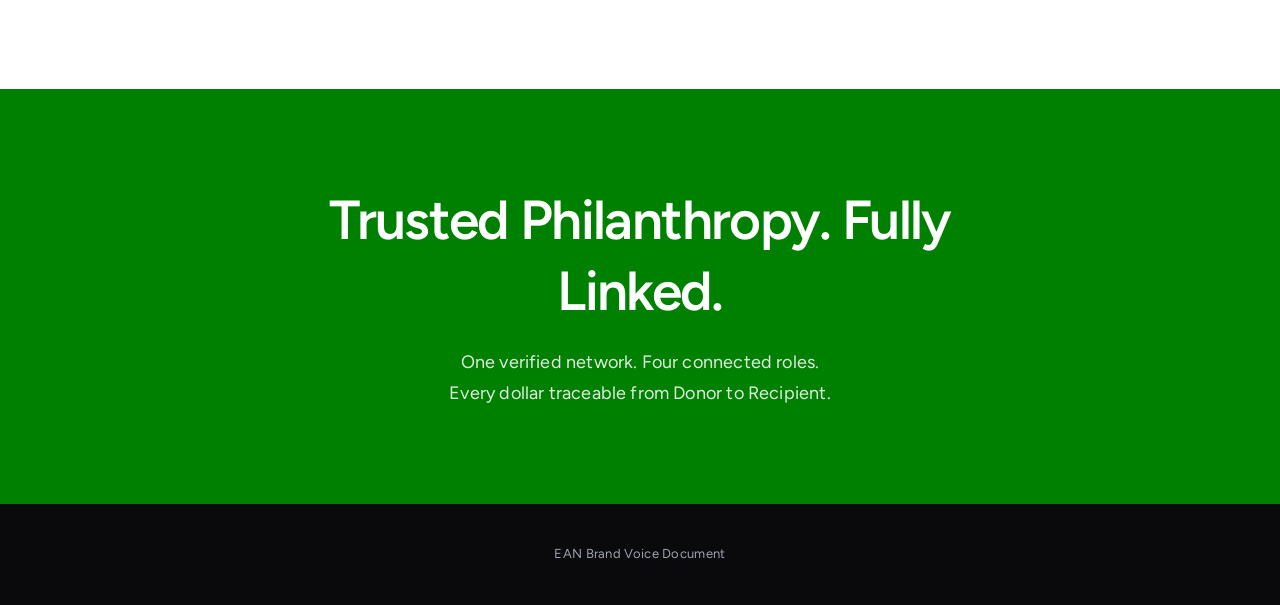
<file: about-ean-brand-voice.html>
<!DOCTYPE html>
<html lang="en">
<head>
<meta charset="UTF-8" />
<meta name="viewport" content="width=device-width, initial-scale=1.0" />
<title>EAN Company About & Brand Voice</title>
<link rel="preconnect" href="https://fonts.googleapis.com">
<link rel="preconnect" href="https://fonts.gstatic.com" crossorigin>
<link href="https://fonts.googleapis.com/css2?family=Figtree:ital,wght@0,300..900;1,300..900&display=swap" rel="stylesheet">
<style>
  /* =============================================
     COLOR VARIABLES
     ============================================= */
  :root {
    --ean-primary: #008000;
    --ean-primary-dark: #005700;
    --ean-dark-accent: #31333f;
    --ean-dark-bg: #272932;
    --ean-white-accent: #f3f3f3;
    --ean-f9fafb: #f9fafb;
    --ean-white: #ffffff;
    --ean-offwhite: #F8F8F8;
    --ean-black: #0A0A0D;
    --ean-soft-black: #1F2128;
    --ean-green-accent: #70e000;
    --ean-green-muted: #1B8C1B;
    --ean-text-primary: #31333F;
    --ean-text-secondary: #6b7280;
    --ean-text-muted: #7F8188;
    --ean-text-light: #9ca3af;
    --ean-text-dark-body: #6C6A6A;
    --ean-blue: #1766f7;
    --ean-border-light: rgba(255, 255, 255, 0.08);
    --ean-border-light-strong: rgba(255, 255, 255, 0.15);
    --ean-border-dark: #D2D2D2;
    --ean-border-gray: #dcdcdc;
    --ean-font: 'Figtree', sans-serif;
  }

  .ean-primary { color: var(--ean-primary) !important; }
  .ean-dark-accent { color: var(--ean-dark-accent) !important; }
  .ean-dark-bg { color: var(--ean-dark-bg) !important; }
  .ean-white-accent { color: var(--ean-white-accent) !important; }
  .ean-f9fafb { color: var(--ean-f9fafb) !important; }
  .ean-white { color: var(--ean-white) !important; }

  /* =============================================
     TYPOGRAPHY
     ============================================= */
  .ean-heading-display, .ean-heading-h1, .ean-heading-h2, .ean-heading-h3, .ean-heading-h4, .ean-heading-h5, .ean-heading-h6, .ean-heading-uppercase, .ean-heading-uppercase-large,
  .ean-body-large-strong, .ean-body-large, .ean-body-large-italic, .ean-body-strong, .ean-body, .ean-body-italic,
  .ean-body-small-strong, .ean-body-small, .ean-body-small-italic, .ean-btn-primary, .ean-btn-primary-arrow, .ean-btn-white-outline,
  .ean-btn-primary-outline, .ean-btn-dark-outline, .ean-btn-nav, .ean-btn-secondary, .ean-btn-secondary-arrow, a.ean-btn-read-more-arrow
  { font-family: var(--ean-font) !important; }

  .ean-heading-h1 { font-size: 69px !important; font-weight: 600 !important; letter-spacing: -0.040em !important; line-height: 1.21em !important; text-transform: none !important; font-style: normal !important; color: var(--ean-white-accent) !important; }
  .ean-heading-h2 { font-size: 55px !important; font-weight: 600 !important; letter-spacing: -0.030em !important; line-height: 1.29em !important; text-transform: none !important; font-style: normal !important; }
  .ean-heading-h3 { font-size: 44px !important; font-weight: 600 !important; letter-spacing: -0.019em !important; line-height: 1.35em !important; text-transform: none !important; font-style: normal !important; }
  .ean-heading-h4 { font-size: 35px !important; font-weight: 600 !important; letter-spacing: -0.010em !important; line-height: 1.41em !important; text-transform: none !important; font-style: normal !important; }
  .ean-heading-h5 { font-size: 28px !important; font-weight: 600 !important; letter-spacing: -0.008em !important; line-height: 1.45em !important; text-transform: none !important; font-style: normal !important; }
  .ean-heading-h5.ean-heading-h5-400 { font-weight: 400 !important; }
  .ean-heading-h6 { font-size: 23px !important; font-weight: 600 !important; letter-spacing: 0.005em !important; line-height: 1.48em !important; text-transform: none !important; font-style: normal !important; }
  .ean-heading-uppercase { font-size: 12px !important; font-weight: 700 !important; letter-spacing: 0.12em !important; line-height: 1.2em !important; text-transform: uppercase !important; color: var(--ean-primary) !important; font-style: normal !important; }
  .ean-heading-uppercase.ean-heading-uppercase-large { font-size: 14px !important; letter-spacing: 0.08em !important; }

  .ean-body-large-strong { font-size: 18px !important; font-weight: 600 !important; letter-spacing: .01em !important; line-height: 1.7em !important; text-transform: none !important; font-style: normal !important; text-wrap: balance !important; }
  .ean-body-large { font-size: 18px !important; font-weight: 400 !important; letter-spacing: .01em !important; line-height: 1.7em !important; text-transform: none !important; font-style: normal !important; text-wrap: balance !important; }
  .ean-body-large-italic { font-size: 18px !important; font-weight: 400 !important; letter-spacing: .01em !important; line-height: 1.7em !important; text-transform: none !important; font-style: italic !important; text-wrap: balance !important; }
  .ean-body-strong { font-size: 16px !important; font-weight: 600 !important; letter-spacing: .015em !important; line-height: 1.7em !important; text-transform: none !important; font-style: normal !important; text-wrap: balance !important; }
  .ean-body { font-size: 16px !important; font-weight: 400 !important; letter-spacing: .015em !important; line-height: 1.7em !important; text-transform: none !important; font-style: normal !important; text-wrap: pretty !important; }
  .ean-body-italic { font-size: 16px !important; font-weight: 400 !important; letter-spacing: .015em !important; line-height: 1.7em !important; text-transform: none !important; font-style: italic !important; text-wrap: balance !important; }
  .ean-body-small-strong { font-size: 13px !important; font-weight: 600 !important; letter-spacing: 0.023em !important; line-height: 1.6em !important; text-transform: none !important; font-style: normal !important; text-wrap: balance !important; }
  .ean-body-small { font-size: 13px !important; font-weight: 400 !important; letter-spacing: 0.023em !important; line-height: 1.6em !important; text-transform: none !important; font-style: normal !important; text-wrap: balance !important; }
  .ean-body-small-italic { font-size: 13px !important; font-weight: 400 !important; letter-spacing: 0.023em !important; line-height: 1.6em !important; text-transform: none !important; font-style: italic !important; text-wrap: balance !important; }

  .ean-btn-primary, .ean-btn-primary-arrow, .ean-btn-white-outline, .ean-btn-primary-outline,
  .ean-btn-dark-outline, .ean-btn-secondary, .ean-btn-secondary-arrow { font-size: 15px !important; font-weight: 600 !important; letter-spacing: 0.02em !important; font-style: normal !important; }
  .ean-btn-dark-outline { font-weight: 500 !important; font-style: normal !important; }
  .ean-btn-nav { font-size: 13px !important; font-weight: 600 !important; letter-spacing: 0.01em !important; font-style: normal !important; }
  a.ean-btn-read-more-arrow { font-size: 13px !important; font-weight: 400 !important; letter-spacing: 0.01em !important; font-style: normal !important; }

  @media (max-width: 1024px) {
    .ean-heading-h1 { font-size: 54px !important; letter-spacing: -0.039em !important; line-height: 1.30em !important; }
    .ean-heading-h2 { font-size: 45px !important; letter-spacing: -0.028em !important; line-height: 1.35em !important; }
    .ean-heading-h3 { font-size: 37px !important; letter-spacing: -0.020em !important; line-height: 1.40em !important; }
    .ean-heading-h4 { font-size: 31px !important; letter-spacing: -0.010em !important; line-height: 1.43em !important; }
    .ean-heading-h5 { font-size: 26px !important; letter-spacing: -0.010em !important; line-height: 1.46em !important; }
    .ean-heading-h6 { font-size: 22px !important; letter-spacing: -0.004em !important; line-height: 1.49em !important; }
  }

  @media (max-width: 767px) {
    .ean-heading-h1 { font-size: 42px !important; letter-spacing: -0.025em !important; line-height: 1.37em !important; }
    .ean-heading-h2 { font-size: 36px !important; letter-spacing: -0.016em !important; line-height: 1.40em !important; }
    .ean-heading-h3 { font-size: 31px !important; letter-spacing: -0.010em !important; line-height: 1.43em !important; margin-bottom: 16px !important; }
    .ean-heading-h4 { font-size: 27px !important; letter-spacing: -0.010em !important; line-height: 1.46em !important; }
    .ean-heading-h5 { font-size: 24px !important; letter-spacing: -0.007em !important; line-height: 1.48em !important; }
    .ean-heading-h6 { font-size: 21px !important; letter-spacing: -0.001em !important; line-height: 1.50em !important; }
  }

  /* =============================================
     LAYOUT
     ============================================= */
  * { box-sizing: border-box; margin: 0; padding: 0; }

  html { scroll-behavior: smooth; }

  body {
    font-family: var(--ean-font);
    background: var(--ean-offwhite);
    color: var(--ean-text-primary);
    -webkit-font-smoothing: antialiased;
    -moz-osx-font-smoothing: grayscale;
  }

  .container {
    max-width: 1120px;
    margin: 0 auto;
    padding: 0 32px;
  }

  /* HERO */
  .hero {
    background: #272932;
    color: var(--ean-white-accent);
    padding: 140px 0 120px;
    position: relative;
    overflow: hidden;
    border-bottom: 1px solid var(--ean-border-light);
  }

  .hero::before {
    content: "";
    position: absolute;
    inset: 0;
    background:
      radial-gradient(ellipse at 20% 0%, rgba(112, 224, 0, 0.08), transparent 55%),
      radial-gradient(ellipse at 85% 90%, rgba(0, 128, 0, 0.12), transparent 60%);
    pointer-events: none;
  }

  .hero .container { position: relative; z-index: 1; }

  .hero .eyebrow {
    display: inline-block;
    padding: 8px 14px;
    background: rgba(112, 224, 0, 0.08);
    border: 1px solid var(--ean-border-light-strong);
    border-radius: 999px;
    margin-bottom: 28px;
  }

  .hero h1 { max-width: 18ch; margin-bottom: 28px; }

  .hero .lede {
    max-width: 58ch;
    color: rgba(243, 243, 243, 0.78);
  }

  .hero .tagline {
    margin-top: 48px;
    padding-top: 32px;
    border-top: 1px solid var(--ean-border-light);
    display: flex;
    align-items: center;
    gap: 14px;
    color: var(--ean-green-accent);
  }

  .tagline-dot {
    width: 8px;
    height: 8px;
    border-radius: 50%;
    background: var(--ean-green-accent);
    box-shadow: 0 0 0 4px rgba(112, 224, 0, 0.18);
  }

  /* SECTIONS */
  section { padding: 112px 0; }

  section.alt { background: var(--ean-white); }
  section.dark {
    background: var(--ean-dark-bg);
    color: var(--ean-white-accent);
  }

  .section-header {
    max-width: 720px;
    margin-bottom: 56px;
  }

  .section-header .ean-heading-uppercase {
    display: inline-block;
    margin-bottom: 16px;
  }

  .section-header h2 {
    color: var(--ean-text-primary);
    margin-bottom: 20px;
  }

  section.dark .section-header h2 { color: var(--ean-white-accent); }
  section.dark .section-header p { color: rgba(243, 243, 243, 0.72); }

  /* MISSION & VISION */
  .mv-grid {
    display: grid;
    grid-template-columns: 1fr 1fr;
    gap: 24px;
  }

  .mv-card {
    background: var(--ean-white);
    border: 1px solid var(--ean-border-gray);
    border-radius: 20px;
    padding: 48px 44px;
    position: relative;
    transition: transform 0.3s ease, box-shadow 0.3s ease, border-color 0.3s ease;
  }

  .mv-card:hover {
    transform: translateY(-2px);
    box-shadow: 0 20px 40px -24px rgba(49, 51, 63, 0.16);
    border-color: var(--ean-primary);
  }

  .mv-card .label {
    display: flex;
    align-items: center;
    gap: 10px;
    margin-bottom: 24px;
  }

  .mv-card .pin {
    width: 28px;
    height: 28px;
    border-radius: 8px;
    background: var(--ean-primary);
    color: var(--ean-white);
    display: grid;
    place-items: center;
    font-size: 13px;
    font-weight: 700;
  }

  .mv-card h3 {
    color: var(--ean-text-primary);
    margin-bottom: 16px;
  }

  .mv-card p { color: var(--ean-text-dark-body); }

  /* VALUES */
  .values-grid {
    display: grid;
    grid-template-columns: repeat(2, 1fr);
    gap: 20px;
  }

  .value-card {
    background: var(--ean-white);
    border: 1px solid var(--ean-border-gray);
    border-radius: 18px;
    padding: 40px;
    position: relative;
    overflow: hidden;
  }

  .value-card::before {
    content: "";
    position: absolute;
    top: 0;
    left: 0;
    width: 4px;
    height: 100%;
    background: var(--ean-primary);
  }

  .value-card .num {
    color: var(--ean-primary);
    margin-bottom: 12px;
  }

  .value-card h4 {
    color: var(--ean-text-primary);
    margin-bottom: 14px;
  }

  .value-card p { color: var(--ean-text-dark-body); }

  /* AUDIENCE INTENT */
  .intent-wrap {
    background: linear-gradient(135deg, var(--ean-dark-accent) 0%, var(--ean-dark-bg) 100%);
    border-radius: 24px;
    padding: 72px 64px;
    color: var(--ean-white-accent);
    position: relative;
    overflow: hidden;
  }

  .intent-wrap::after {
    content: "";
    position: absolute;
    right: -100px;
    top: -100px;
    width: 400px;
    height: 400px;
    background: radial-gradient(circle, rgba(0, 128, 0, 0.22), transparent 70%);
  }

  .intent-wrap .intent-body {
    position: relative;
    max-width: 64ch;
  }

  .intent-wrap h3 { color: var(--ean-white-accent); margin-bottom: 24px; }
  .intent-wrap p { color: rgba(243, 243, 243, 0.82); }

  /* TWO COLUMN LISTS */
  .two-col {
    display: grid;
    grid-template-columns: 1fr 1fr;
    gap: 72px;
  }

  .col-card h3 {
    color: var(--ean-text-primary);
    margin-bottom: 24px;
  }

  section.dark .col-card h3 { color: var(--ean-white-accent); }

  .check-list, .x-list {
    list-style: none;
    display: flex;
    flex-direction: column;
    gap: 14px;
  }

  .check-list li, .x-list li {
    padding-left: 36px;
    position: relative;
    color: var(--ean-text-dark-body);
  }

  section.dark .check-list li, section.dark .x-list li { color: rgba(243, 243, 243, 0.78); }

  .check-list li::before {
    content: "";
    position: absolute;
    left: 0;
    top: 6px;
    width: 22px;
    height: 22px;
    border-radius: 50%;
    background: var(--ean-primary);
    background-image: url("data:image/svg+xml;utf8,<svg xmlns='http://www.w3.org/2000/svg' width='14' height='14' viewBox='0 0 24 24' fill='none' stroke='white' stroke-width='3' stroke-linecap='round' stroke-linejoin='round'><polyline points='20 6 9 17 4 12'/></svg>");
    background-position: center;
    background-repeat: no-repeat;
  }

  .x-list li::before {
    content: "";
    position: absolute;
    left: 0;
    top: 6px;
    width: 22px;
    height: 22px;
    border-radius: 50%;
    background: rgba(239, 68, 68, 0.14);
    background-image: url("data:image/svg+xml;utf8,<svg xmlns='http://www.w3.org/2000/svg' width='12' height='12' viewBox='0 0 24 24' fill='none' stroke='%23ef4444' stroke-width='3' stroke-linecap='round' stroke-linejoin='round'><line x1='18' y1='6' x2='6' y2='18'/><line x1='6' y1='6' x2='18' y2='18'/></svg>");
    background-position: center;
    background-repeat: no-repeat;
  }

  /* GOALS */
  .goals-grid {
    display: grid;
    grid-template-columns: repeat(3, 1fr);
    gap: 16px;
  }

  .goal-tile {
    background: var(--ean-white);
    border: 1px solid var(--ean-border-gray);
    border-radius: 14px;
    padding: 28px 24px;
    display: flex;
    gap: 16px;
    align-items: flex-start;
    transition: border-color 0.25s ease, transform 0.25s ease;
  }

  .goal-tile:hover {
    border-color: var(--ean-primary);
    transform: translateY(-2px);
  }

  .goal-tile .num {
    flex-shrink: 0;
    width: 32px;
    height: 32px;
    border-radius: 10px;
    background: rgba(0, 128, 0, 0.08);
    color: var(--ean-primary);
    display: grid;
    place-items: center;
  }

  .goal-tile p { color: var(--ean-text-primary); }

  /* CONTENT PREFS */
  .prefs-stack {
    display: flex;
    flex-direction: column;
    gap: 32px;
  }

  .prefs-block {
    background: var(--ean-white);
    border: 1px solid var(--ean-border-gray);
    border-left: 4px solid var(--ean-primary);
    border-radius: 16px;
    padding: 40px;
  }

  .prefs-block h4 {
    color: var(--ean-text-primary);
    margin-bottom: 20px;
  }

  .prefs-block ul {
    list-style: none;
    display: grid;
    grid-template-columns: 1fr 1fr;
    gap: 12px 32px;
  }

  .prefs-block ul li {
    padding-left: 24px;
    position: relative;
    color: var(--ean-text-dark-body);
  }

  .prefs-block ul li::before {
    content: "";
    position: absolute;
    left: 0;
    top: 11px;
    width: 8px;
    height: 8px;
    background: var(--ean-primary);
    border-radius: 2px;
    transform: rotate(45deg);
  }

  /* CONSISTENCY PILLARS */
  .pillars {
    display: grid;
    grid-template-columns: repeat(2, 1fr);
    gap: 16px;
  }

  .pillar {
    padding: 24px 28px;
    background: rgba(255, 255, 255, 0.04);
    border: 1px solid var(--ean-border-light-strong);
    border-radius: 14px;
    display: flex;
    gap: 16px;
    align-items: flex-start;
  }

  .pillar .bar {
    width: 3px;
    align-self: stretch;
    background: var(--ean-green-accent);
    border-radius: 2px;
    flex-shrink: 0;
  }

  .pillar p { color: rgba(243, 243, 243, 0.85); }

  /* STORYTELLING STEPS */
  .steps {
    display: flex;
    flex-direction: column;
    gap: 0;
    counter-reset: step;
  }

  .step {
    display: grid;
    grid-template-columns: 88px 1fr;
    gap: 32px;
    padding: 28px 0;
    border-bottom: 1px solid var(--ean-border-gray);
    align-items: start;
  }

  .step:last-child { border-bottom: none; }

  .step .badge {
    counter-increment: step;
    width: 56px;
    height: 56px;
    border-radius: 14px;
    background: var(--ean-primary);
    color: var(--ean-white);
    display: grid;
    place-items: center;
    font-size: 20px;
    font-weight: 700;
    letter-spacing: 0;
  }

  .step .badge::before { content: counter(step, decimal-leading-zero); }

  .step p { color: var(--ean-text-dark-body); }

  /* CLOSING BANNER */
  .closing {
    background: var(--ean-primary);
    color: var(--ean-white);
    padding: 96px 0;
    text-align: center;
  }

  .closing h2 {
    color: var(--ean-white);
    max-width: 22ch;
    margin: 0 auto 20px;
  }

  .closing p {
    color: rgba(255, 255, 255, 0.88);
    max-width: 52ch;
    margin: 0 auto;
  }

  footer {
    background: var(--ean-black);
    color: var(--ean-text-light);
    padding: 40px 0;
    text-align: center;
  }

  /* RESPONSIVE */
  @media (max-width: 1024px) {
    .mv-grid, .values-grid, .two-col, .pillars { grid-template-columns: 1fr 1fr; gap: 20px; }
    .goals-grid { grid-template-columns: repeat(2, 1fr); }
    .intent-wrap { padding: 56px 44px; }
    .two-col { gap: 48px; }
  }

  @media (max-width: 767px) {
    section { padding: 72px 0; }
    .container { padding: 0 22px; }
    .hero { padding: 96px 0 80px; }
    .mv-grid, .values-grid, .two-col, .pillars, .goals-grid { grid-template-columns: 1fr; }
    .mv-card, .value-card, .prefs-block { padding: 32px 26px; }
    .intent-wrap { padding: 44px 28px; }
    .prefs-block ul { grid-template-columns: 1fr; }
    .step { grid-template-columns: 1fr; gap: 14px; }
  }
</style>
</head>
<body>

<!-- HERO -->
<header class="hero">
  <div class="container">
    <h1 class="ean-heading-h1">About EAN &amp; Brand Voice</h1>
  </div>
</header>

<!-- MISSION -->
<section class="alt">
  <div class="container">
    <div class="section-header">
      <h2 class="ean-heading-h2">Mission Statement</h2>
    </div>

    <article class="mv-card">
      <p class="ean-body-large">To link Donors, Foundations, Non-Profits, and Recipients in one verified philanthropic network, ensuring that every dollar moves with urgency and full visibility from Donor to Recipient, closing the gap between intent and impact.</p>
    </article>
  </div>
</section>

<!-- VISION -->
<section>
  <div class="container">
    <div class="section-header">
      <h2 class="ean-heading-h2">Vision Statement</h2>
    </div>

    <article class="mv-card">
      <p class="ean-body-large">A future where philanthropy runs on trust, speed, and transparency, where every organization, contribution, and Recipient is linked in one connected chain, and no disaster survivor waits weeks for help that should have arrived in hours.</p>
    </article>
  </div>
</section>

<!-- VALUES -->
<section class="alt">
  <div class="container">
    <div class="section-header">
      <h2 class="ean-heading-h2">Values: The Four Pillars</h2>
    </div>

    <div class="values-grid">
      <article class="value-card">
        <div class="num ean-heading-uppercase">Value 01</div>
        <h4 class="ean-heading-h5">Speed</h4>
        <p class="ean-body">When disaster strikes, every hour matters. Because EAN is already built and Non-Profits are already in the network, there's no setup, no delays. ACH bank transfers and physical cards move money to Recipients the moment it's needed.</p>
      </article>

      <article class="value-card">
        <div class="num ean-heading-uppercase">Value 02</div>
        <h4 class="ean-heading-h5">Transparency</h4>
        <p class="ean-body">Every dollar tracked like a package with a tracking number, every step timestamped. Donors see exactly where contributions go. Foundations get audit trails that boards require. Real-time proof that every dollar reached its destination.</p>
      </article>

      <article class="value-card">
        <div class="num ean-heading-uppercase">Value 03</div>
        <h4 class="ean-heading-h5">Credibility</h4>
        <p class="ean-body">EAN membership signals that your organization meets the standard for verified emergency response. Automatic reporting, secure audit trails, and full compliance documentation are built into every transaction, giving your board, your funders, and your regulators everything they need.</p>
      </article>

      <article class="value-card">
        <div class="num ean-heading-uppercase">Value 04</div>
        <h4 class="ean-heading-h5">Integrity</h4>
        <p class="ean-body">Every chain is only as strong as its final link. In EAN, the final link closes with a thank you, verified proof that real relief reached a real person. Recipients voluntarily rate the Non-Profits and Foundations that served them, and that feedback flows back through the entire chain to the Donors whose generosity made it possible.</p>
      </article>
    </div>
  </div>
</section>

<!-- AUDIENCE INTENT -->
<section>
  <div class="container">
    <div class="intent-wrap">
      <div class="intent-body">
        <h3 class="ean-heading-h3">Who EAN speaks to, and what we want them to do.</h3>
        <p class="ean-body-large">EAN speaks to Foundations, Non-Profits, and Donors who are serious about disaster relief and frustrated by the delays, blind spots, and disconnected systems that slow giving down. They are ready to invest in infrastructure that lets them respond the moment disaster strikes, with full visibility into where every dollar goes and proof that it reached the people who needed it.</p>
        <br/>
        <p class="ean-body-large">The goal is for that audience to understand that EAN is the verified network built to close the gap between intent and impact, feel confident that joining means faster response, full traceability, and real accountability, and take the next step toward becoming part of the network before the next disaster hits.</p>
      </div>
    </div>
  </div>
</section>

<!-- SOCIAL GOALS -->
<section class="alt">
  <div class="container">
    <div class="section-header">
      <h2 class="ean-heading-h2">Social Media Goals</h2>
      <p class="ean-body-large">Twelve goals that shape what EAN publishes, who it reaches, and the trust it builds before disaster strikes.</p>
    </div>

    <div class="goals-grid">
      <div class="goal-tile"><span class="num ean-body-small-strong">01</span><p class="ean-body">Educate Foundations and Non-Profits on what a verified philanthropic network makes possible.</p></div>
      <div class="goal-tile"><span class="num ean-body-small-strong">02</span><p class="ean-body">Build trust with potential network partners before disaster strikes.</p></div>
      <div class="goal-tile"><span class="num ean-body-small-strong">03</span><p class="ean-body">Position EAN as the standard for transparent, traceable disaster relief.</p></div>
      <div class="goal-tile"><span class="num ean-body-small-strong">04</span><p class="ean-body">Attract Foundations and Non-Profits ready to invest in proactive infrastructure.</p></div>
      <div class="goal-tile"><span class="num ean-body-small-strong">05</span><p class="ean-body">Show real Recipient outcomes that prove the network works.</p></div>
      <div class="goal-tile"><span class="num ean-body-small-strong">06</span><p class="ean-body">Demystify how funds move from Donor to Recipient in 24 hours.</p></div>
      <div class="goal-tile"><span class="num ean-body-small-strong">07</span><p class="ean-body">Establish credibility through verified testimonials and traceable results.</p></div>
      <div class="goal-tile"><span class="num ean-body-small-strong">08</span><p class="ean-body">Reach decision-makers at organizations responsible for disaster response.</p></div>
      <div class="goal-tile"><span class="num ean-body-small-strong">09</span><p class="ean-body">Demonstrate the cost of delayed relief and the value of being ready.</p></div>
      <div class="goal-tile"><span class="num ean-body-small-strong">10</span><p class="ean-body">Build a network of partners who recommend EAN to their peers.</p></div>
      <div class="goal-tile"><span class="num ean-body-small-strong">11</span><p class="ean-body">Keep EAN top of mind for organizations evaluating their disaster response readiness.</p></div>
      <div class="goal-tile"><span class="num ean-body-small-strong">12</span><p class="ean-body">Grow awareness among Donors who want proof their contributions reach real people.</p></div>
    </div>
  </div>
</section>

<!-- CONTENT BOUNDARIES -->
<section>
  <div class="container">
    <div class="section-header">
      <h2 class="ean-heading-h2">Social Media Content Boundaries</h2>
      <p class="ean-body-large">Clear lines the work does not cross. These protect Recipients, partners, and the integrity of the network.</p>
    </div>

    <div class="col-card">
      <h3 class="ean-heading-h5">Never do this</h3>
      <ul class="x-list">
        <li class="ean-body">Never use disaster footage or imagery that exploits survivors.</li>
        <li class="ean-body">Never share Recipient stories or names without verified consent.</li>
        <li class="ean-body">Avoid politicizing disasters or aligning with partisan messaging.</li>
        <li class="ean-body">Never speculate on active disaster events for engagement.</li>
        <li class="ean-body">Avoid corporate jargon, buzzwords, and overly polished language.</li>
        <li class="ean-body">Never make promises the network cannot back with proof.</li>
        <li class="ean-body">Avoid trend-chasing content that conflicts with the seriousness of the work.</li>
        <li class="ean-body">Never reduce Recipients to statistics or stock-photo stand-ins.</li>
        <li class="ean-body">Avoid fear-based messaging or urgency tactics designed to manipulate.</li>
        <li class="ean-body">Never disclose partner organization details without explicit approval.</li>
        <li class="ean-body">Avoid comparing EAN to specific competitors by name.</li>
        <li class="ean-body">Never publish Donor or contribution amounts without permission.</li>
      </ul>
    </div>
  </div>
</section>

<!-- CONTENT PREFERENCES -->
<section class="alt">
  <div class="container">
    <div class="section-header">
      <h2 class="ean-heading-h2">Social Media Content Preferences</h2>
      <p class="ean-body-large">The formats, themes, and creative constraints that define every piece of EAN content.</p>
    </div>

    <div class="prefs-stack">
      <div class="prefs-block">
        <h4 class="ean-heading-h5">Preferred Formats</h4>
        <ul>
          <li class="ean-body">Verified Recipient testimonials in their own words.</li>
          <li class="ean-body">Process explainers that walk through how funds move through the network.</li>
          <li class="ean-body">Data visualizations showing speed, traceability, and impact.</li>
          <li class="ean-body">Short-form video featuring real network activations.</li>
          <li class="ean-body">Partner spotlights highlighting Foundations and Non-Profits in the network.</li>
          <li class="ean-body">Educational carousels breaking down complex giving concepts.</li>
          <li class="ean-body">Behind-the-scenes content showing how the network is built and maintained.</li>
          <li class="ean-body">Quote graphics pulling directly from Recipient feedback.</li>
        </ul>
      </div>

      <div class="prefs-block">
        <h4 class="ean-heading-h5">Recurring Themes</h4>
        <ul>
          <li class="ean-body">The cost of slow disaster relief.</li>
          <li class="ean-body">What full transparency in philanthropy actually looks like.</li>
          <li class="ean-body">How verification protects every party in the giving chain.</li>
          <li class="ean-body">The difference between intent and impact.</li>
          <li class="ean-body">Why proactive infrastructure matters before disaster strikes.</li>
          <li class="ean-body">Real Recipient voices and verified outcomes.</li>
          <li class="ean-body">The role of trust in modern philanthropy.</li>
          <li class="ean-body">How disconnected systems fail the people they are meant to serve.</li>
        </ul>
      </div>

      <div class="prefs-block">
        <h4 class="ean-heading-h5">Creative Constraints</h4>
        <ul>
          <li class="ean-body">Stay within the EAN color palette and typography system.</li>
          <li class="ean-body">Never use stock imagery to represent Recipients.</li>
          <li class="ean-body">Keep visuals clean, structured, and professional.</li>
          <li class="ean-body">Use plain language at every reading level.</li>
          <li class="ean-body">Avoid trend-driven formats that undermine the seriousness of the work.</li>
          <li class="ean-body">Maintain consistent role capitalization (Donor, Foundation, Non-Profit, Recipient).</li>
          <li class="ean-body">Never use em dashes in copy.</li>
          <li class="ean-body">Always reinforce the "Trusted Philanthropy. Fully Linked." brand language.</li>
        </ul>
      </div>
    </div>
  </div>
</section>

<!-- CONSISTENCY FACTORS (dark) -->
<section class="dark">
  <div class="container">
    <div class="section-header">
      <h2 class="ean-heading-h2">Consistency Factors</h2>
      <p class="ean-body-large">The beliefs that stay constant across every post, every campaign, and every conversation.</p>
    </div>

    <div class="pillars">
      <div class="pillar"><span class="bar"></span><p class="ean-body">Transparency is non-negotiable.</p></div>
      <div class="pillar"><span class="bar"></span><p class="ean-body">Trust is earned through proof, not promises.</p></div>
      <div class="pillar"><span class="bar"></span><p class="ean-body">Recipients always have a voice.</p></div>
      <div class="pillar"><span class="bar"></span><p class="ean-body">Disbursement happens within 24 hours.</p></div>
      <div class="pillar"><span class="bar"></span><p class="ean-body">Every link in the chain carries equal weight.</p></div>
      <div class="pillar"><span class="bar"></span><p class="ean-body">Every dollar is tracked, timestamped, and traceable.</p></div>
      <div class="pillar"><span class="bar"></span><p class="ean-body">Plain language, always. No jargon, no polish, no filler.</p></div>
      <div class="pillar"><span class="bar"></span><p class="ean-body">The work is serious because the stakes are real.</p></div>
      <div class="pillar"><span class="bar"></span><p class="ean-body">Relationships come before transactions.</p></div>
      <div class="pillar"><span class="bar"></span><p class="ean-body">Integrity guides every decision, even the ones no one sees.</p></div>
      <div class="pillar"><span class="bar"></span><p class="ean-body">Proactive by design, reactive by deployment.</p></div>
      <div class="pillar"><span class="bar"></span><p class="ean-body">Every participant in the network is treated with equal respect.</p></div>
    </div>
  </div>
</section>

<!-- STORYTELLING -->
<section class="alt">
  <div class="container">
    <div class="section-header">
      <h2 class="ean-heading-h2">Storytelling Approach</h2>
      <p class="ean-body-large">Twelve principles that shape every narrative, from a single quote graphic to a full campaign.</p>
    </div>

    <div class="steps">
      <div class="step"><div class="badge"></div><p class="ean-body">Lead with the human outcome, then show the system that made it possible.</p></div>
      <div class="step"><div class="badge"></div><p class="ean-body">Let Recipients speak for themselves through verified testimonials.</p></div>
      <div class="step"><div class="badge"></div><p class="ean-body">Walk through real activations from disaster trigger to fund disbursement.</p></div>
      <div class="step"><div class="badge"></div><p class="ean-body">Use timestamps and traceable data to show speed and accountability.</p></div>
      <div class="step"><div class="badge"></div><p class="ean-body">Show the gap between intent and impact, then show how EAN closes it.</p></div>
      <div class="step"><div class="badge"></div><p class="ean-body">Highlight Foundation and Non-Profit partners as the heroes of the network.</p></div>
      <div class="step"><div class="badge"></div><p class="ean-body">Break complex philanthropic processes into clear, sequential steps.</p></div>
      <div class="step"><div class="badge"></div><p class="ean-body">Contrast the old way of disaster giving with what the network makes possible.</p></div>
      <div class="step"><div class="badge"></div><p class="ean-body">Use real numbers and verified outcomes instead of generalizations.</p></div>
      <div class="step"><div class="badge"></div><p class="ean-body">Frame every story around one of the four roles in the chain.</p></div>
      <div class="step"><div class="badge"></div><p class="ean-body">Show preparation as the quiet work that makes fast response possible.</p></div>
      <div class="step"><div class="badge"></div><p class="ean-body">Connect every story back to the people on the receiving end.</p></div>
    </div>
  </div>
</section>

<!-- CLOSING -->
<section class="closing">
  <div class="container">
    <h2 class="ean-heading-h2">Trusted Philanthropy. Fully Linked.</h2>
    <p class="ean-body-large">One verified network. Four connected roles. Every dollar traceable from Donor to Recipient.</p>
  </div>
</section>

<footer>
  <div class="container">
    <p class="ean-body-small">EAN Brand Voice Document</p>
  </div>
</footer>

</body>
</html>
</file>
<file: styles.css>
/* =============================================
     COLOR VARIABLES
     ============================================= */
  :root {
    --ean-primary: #008000;
    --ean-primary-dark: #005700;
    --ean-dark-accent: #31333f;
    --ean-dark-bg: #272932;
    --ean-white-accent: #f3f3f3;
    --ean-f9fafb: #f9fafb;
    --ean-white: #ffffff;
    --ean-offwhite: #F8F8F8;
    --ean-black: #0A0A0D;
    --ean-soft-black: #1F2128;
    --ean-green-accent: #70e000;
    --ean-green-muted: #1B8C1B;
    --ean-text-primary: #31333F;
    --ean-text-secondary: #6b7280;
    --ean-text-muted: #7F8188;
    --ean-text-muted-light: #8F9198;
    --ean-text-light: #9ca3af;
    --ean-text-dark-body: #6C6A6A;
    --ean-blue: #1766f7;
    --ean-border-light: rgba(255, 255, 255, 0.08);
    --ean-border-light-strong: rgba(255, 255, 255, 0.15);
    --ean-border-dark: #D2D2D2;
    --ean-border-gray: #dcdcdc;
    --ean-font: 'Figtree', sans-serif;
  }

  .ean-primary { color: var(--ean-primary) !important; }
  .ean-dark-accent { color: var(--ean-dark-accent) !important; }
  .ean-dark-bg { color: var(--ean-dark-bg) !important; }
  .ean-white-accent { color: var(--ean-white-accent) !important; }
  .ean-f9fafb { color: var(--ean-f9fafb) !important; }
  .ean-white { color: var(--ean-white) !important; }

  /* =============================================
     TYPOGRAPHY
     ============================================= */
  .ean-heading-display, .ean-heading-h1, .ean-heading-h2, .ean-heading-h3, .ean-heading-h4, .ean-heading-h5, .ean-heading-h6, .ean-heading-uppercase, .ean-heading-uppercase-large,
  .ean-body-large-strong, .ean-body-large, .ean-body-large-italic, .ean-body-strong, .ean-body, .ean-body-italic,
  .ean-body-small-strong, .ean-body-small, .ean-body-small-italic, .ean-btn-primary, .ean-btn-primary-arrow, .ean-btn-white-outline,
  .ean-btn-primary-outline, .ean-btn-dark-outline, .ean-btn-nav, .ean-btn-secondary, .ean-btn-secondary-arrow, a.ean-btn-read-more-arrow
  { font-family: var(--ean-font) !important; }

  .ean-heading-h1 { font-size: 72px !important; font-weight: 600 !important; letter-spacing: -0.040em !important; line-height: 1.21em !important; text-transform: none !important; font-style: normal !important; color: var(--ean-white-accent) !important; }
  .ean-heading-h2 { font-size: 58px !important; font-weight: 600 !important; letter-spacing: -0.030em !important; line-height: 1.29em !important; text-transform: none !important; font-style: normal !important; }
  .ean-heading-h3 { font-size: 46px !important; font-weight: 600 !important; letter-spacing: -0.019em !important; line-height: 1.35em !important; text-transform: none !important; font-style: normal !important; }
  .ean-heading-h4 { font-size: 37px !important; font-weight: 600 !important; letter-spacing: -0.010em !important; line-height: 1.41em !important; text-transform: none !important; font-style: normal !important; }
  .ean-heading-h5 { font-size: 30px !important; font-weight: 600 !important; letter-spacing: -0.008em !important; line-height: 1.45em !important; text-transform: none !important; font-style: normal !important; }
  .ean-heading-h5.ean-heading-h5-400 { font-weight: 400 !important; }
  .ean-heading-h6 { font-size: 24px !important; font-weight: 600 !important; letter-spacing: 0.005em !important; line-height: 1.48em !important; text-transform: none !important; font-style: normal !important; }
  .ean-heading-uppercase { font-size: 12px !important; font-weight: 700 !important; letter-spacing: 0.12em !important; line-height: 1.2em !important; text-transform: uppercase !important; color: var(--ean-primary) !important; font-style: normal !important; }
  .ean-heading-uppercase.ean-heading-uppercase-large { font-size: 14px !important; letter-spacing: 0.08em !important; }

  .ean-body-xlarge-strong { font-size: 22px !important; font-weight: 600 !important; letter-spacing: 0em !important; line-height: 1.7em !important; text-transform: none !important; font-style: normal !important; text-wrap: balance !important; color: var(--ean-dark-accent) !important;}
  .ean-body-xlarge { font-size: 20px !important; font-weight: 400 !important; letter-spacing: 0em !important; line-height: 1.7em !important; text-transform: none !important; font-style: normal !important; text-wrap: balance !important; }
  .ean-body-large-strong { font-size: 18px !important; font-weight: 600 !important; letter-spacing: .01em !important; line-height: 1.7em !important; text-transform: none !important; font-style: normal !important; text-wrap: balance !important; }
  .ean-body-large { font-size: 18px !important; font-weight: 400 !important; letter-spacing: .01em !important; line-height: 1.7em !important; text-transform: none !important; font-style: normal !important; text-wrap: balance !important; }
  .ean-body-large-italic { font-size: 18px !important; font-weight: 400 !important; letter-spacing: .01em !important; line-height: 1.7em !important; text-transform: none !important; font-style: italic !important; text-wrap: balance !important; }
  .ean-body-strong { font-size: 16px !important; font-weight: 600 !important; letter-spacing: .015em !important; line-height: 1.7em !important; text-transform: none !important; font-style: normal !important; text-wrap: balance !important; }
  .ean-body { font-size: 16px !important; font-weight: 400 !important; letter-spacing: .015em !important; line-height: 1.7em !important; text-transform: none !important; font-style: normal !important; text-wrap: pretty !important; }
  .ean-body-italic { font-size: 16px !important; font-weight: 400 !important; letter-spacing: .015em !important; line-height: 1.7em !important; text-transform: none !important; font-style: italic !important; text-wrap: balance !important; }
  .ean-body-small-strong { font-size: 13px !important; font-weight: 600 !important; letter-spacing: 0.023em !important; line-height: 1.6em !important; text-transform: none !important; font-style: normal !important; text-wrap: balance !important; }
  .ean-body-small { font-size: 13px !important; font-weight: 400 !important; letter-spacing: 0.023em !important; line-height: 1.6em !important; text-transform: none !important; font-style: normal !important; text-wrap: balance !important; }
  .ean-body-small-italic { font-size: 13px !important; font-weight: 400 !important; letter-spacing: 0.023em !important; line-height: 1.6em !important; text-transform: none !important; font-style: italic !important; text-wrap: balance !important; }

  .ean-btn-primary, .ean-btn-primary-arrow, .ean-btn-white-outline, .ean-btn-primary-outline,
  .ean-btn-dark-outline, .ean-btn-secondary, .ean-btn-secondary-arrow { font-size: 15px !important; font-weight: 600 !important; letter-spacing: 0.02em !important; font-style: normal !important; }
  .ean-btn-dark-outline { font-weight: 500 !important; font-style: normal !important; }
  .ean-btn-nav { font-size: 13px !important; font-weight: 600 !important; letter-spacing: 0.01em !important; font-style: normal !important; }
  a.ean-btn-read-more-arrow { font-size: 13px !important; font-weight: 400 !important; letter-spacing: 0.01em !important; font-style: normal !important; }

  @media (max-width: 1024px) {
    .ean-heading-h1 { font-size: 54px !important; letter-spacing: -0.039em !important; line-height: 1.30em !important; }
    .ean-heading-h2 { font-size: 45px !important; letter-spacing: -0.028em !important; line-height: 1.35em !important; }
    .ean-heading-h3 { font-size: 37px !important; letter-spacing: -0.020em !important; line-height: 1.40em !important; }
    .ean-heading-h4 { font-size: 31px !important; letter-spacing: -0.010em !important; line-height: 1.43em !important; }
    .ean-heading-h5 { font-size: 26px !important; letter-spacing: -0.010em !important; line-height: 1.46em !important; }
    .ean-heading-h6 { font-size: 22px !important; letter-spacing: -0.004em !important; line-height: 1.49em !important; }
    
    .ean-body-xlarge-strong { font-size: 19px !important; }
    .ean-body-xlarge { font-size: 19px !important; }
    .ean-body-large-strong { font-size: 17px !important; }
    .ean-body-large { font-size: 17px !important; }
    .ean-body-strong { font-size: 15px !important; }
    .ean-body { font-size: 15px !important; }
  }

  @media (max-width: 767px) {
    .ean-heading-h1 { font-size: 42px !important; letter-spacing: -0.025em !important; line-height: 1.37em !important; }
    .ean-heading-h2 { font-size: 36px !important; letter-spacing: -0.016em !important; line-height: 1.40em !important; }
    .ean-heading-h3 { font-size: 31px !important; letter-spacing: -0.010em !important; line-height: 1.43em !important; margin-bottom: 16px !important; }
    .ean-heading-h4 { font-size: 27px !important; letter-spacing: -0.010em !important; line-height: 1.46em !important; }
    .ean-heading-h5 { font-size: 24px !important; letter-spacing: -0.007em !important; line-height: 1.48em !important; }
    .ean-heading-h6 { font-size: 21px !important; letter-spacing: -0.001em !important; line-height: 1.50em !important; }
    
    .ean-body-xlarge-strong { font-size: 19px !important; }
    .ean-body-xlarge { font-size: 19px !important; }
    .ean-body-large-strong { font-size: 17px !important; }
    .ean-body-large { font-size: 17px !important; }
    .ean-body-strong { font-size: 15px !important; }
    .ean-body { font-size: 15px !important; }
  }

  /* =============================================
     LAYOUT
     ============================================= */
  * { box-sizing: border-box; margin: 0; padding: 0; }

  html { scroll-behavior: smooth; }

  body {
    font-family: var(--ean-font);
    background: var(--ean-offwhite);
    color: var(--ean-text-primary);
    -webkit-font-smoothing: antialiased;
    -moz-osx-font-smoothing: grayscale;
  }

  .container {
    max-width: 1120px;
    margin: 0 auto;
    padding: 0 32px;
  }

  /* HERO */
  .hero {
    background: var(--ean-dark-bg);
    color: var(--ean-white-accent);
    padding: 130px 0 140px;
    min-height: 52vh;
    display: flex;
    align-items: center;
    position: relative;
    overflow: hidden;
    border-bottom: 1px solid var(--ean-border-light);
  }

  .hero .container { position: relative; z-index: 1; width: 100%; }

  .hero .eyebrow {
    display: inline-block;
    padding: 8px 14px;
    background: rgba(112, 224, 0, 0.08);
    border: 1px solid var(--ean-border-light-strong);
    border-radius: 999px;
    margin-bottom: 32px;
  }

  .hero h1 { max-width: 18ch; margin-bottom: 32px; }

  .hero h1 .accent {
    color: var(--ean-primary);
  }

  .hero .lede {
    max-width: 720px;
    color: var(--ean-text-muted);
  }

  @media (min-width: 768px) {
    .hero .lede { max-width: none; }
    .hero .lede .lede-phrase { white-space: nowrap; }
  }

  .hero .tagline {
    margin-top: 48px;
    padding-top: 32px;
    border-top: 1px solid var(--ean-border-light);
    display: flex;
    align-items: center;
    gap: 14px;
    color: var(--ean-green-accent);
  }

  /* SECTIONS */
  section { padding: 112px 0; }

  section.alt { background: var(--ean-white); }
  section.dark {
    background: var(--ean-dark-bg);
    color: var(--ean-white-accent);
  }

  .section-header {
    max-width: 720px;
    margin-bottom: 56px;
  }

  @media (min-width: 768px) {
    .section-header:has(.nowrap-desktop) { max-width: none; }
    .nowrap-desktop { white-space: nowrap; }
    .break-desktop { display: block; }
  }

  .section-header .ean-heading-uppercase {
    display: inline-block;
    margin-bottom: 16px;
  }

  .section-header h2,
  .section-header h3 {
    color: var(--ean-text-primary);
    margin-bottom: 20px;
    position: relative;
  }

  .section-header h2::after,
  .section-header h3::after {
    content: "";
    display: block;
    width: 56px;
    height: 3px;
    margin-top: 18px;
    background: var(--ean-primary);
    border-radius: 2px;
  }

  section.dark .section-header h2,
  section.dark .section-header h3 { color: var(--ean-white-accent); }
  section.dark .section-header p { color: rgba(243, 243, 243, 0.72); }

  /* VISION FLOAT */
  .vision-float {
    background: var(--ean-dark-bg);
    border-radius: 40px;
    padding: 80px;
    color: var(--ean-white-accent);
  }

  .vision-float .section-header { margin-bottom: 32px; }
  .vision-float .section-header h2,
  .vision-float .section-header h3 { color: var(--ean-white-accent) !important; }
  .vision-float .mv-card {
    background: transparent;
    border: none;
    padding: 0;
  }
  .vision-float .mv-card:hover {
    transform: none;
    box-shadow: none;
    border-color: transparent;
  }
  .vision-float .mv-card::before { display: none; }
  .vision-float .mv-card p { color: rgba(243, 243, 243, 0.82); text-wrap: pretty !important; }

  @media (max-width: 1024px) {
    .vision-float { padding: 48px 28px; border-radius: 20px; }
  }
    @media (max-width: 767px) {
    .vision-float { padding: 32px 24px; border-radius: 16px; }
  }

  /* VALUES */
  .values-grid {
    display: grid;
    grid-template-columns: repeat(2, 1fr);
    gap: 20px;
  }

  .value-card {
    background: var(--ean-white);
    border: 1px solid var(--ean-primary);
    border-radius: 18px;
    padding: 40px;
    position: relative;
    overflow: hidden;
  }

  .value-card {
    transition: transform 0.3s ease, box-shadow 0.3s ease, border-color 0.3s ease;
  }

  .value-card::before {
    content: "";
    position: absolute;
    top: 0;
    left: 0;
    width: 4px;
    height: 100%;
    background: var(--ean-primary);
  }

  .value-card:hover {
    transform: translateY(-3px);
    border-color: var(--ean-text-secondary);
    box-shadow: 0 24px 48px -28px rgba(107, 114, 128, 0.28);
  }

  .value-card .num {
    color: var(--ean-primary);
    margin-bottom: 12px;
  }

  .value-card h5 {
    color: var(--ean-text-primary);
    margin-bottom: 14px;
  }

  .value-card .ean-body-xlarge-strong {
    padding-bottom: 8px;
  }

  .value-card p { color: var(--ean-text-dark-body); }

  /* AUDIENCE INTENT */
  .intent-wrap {
    background: var(--ean-dark-bg);
    border-radius: 40px;
    padding: 72px 64px;
    color: var(--ean-white-accent);
    position: relative;
    overflow: hidden;
  }

  .intent-wrap .intent-body {
    position: relative;
    max-width: 720px;
  }

  .intent-wrap h4 { color: var(--ean-white-accent); padding-bottom: 24px; }
  .intent-wrap p { color: rgba(243, 243, 243, 0.82); }

  /* TWO COLUMN LISTS */
  .two-col {
    display: grid;
    grid-template-columns: 1fr 1fr;
    gap: 72px;
  }

  .col-card h3 {
    color: var(--ean-text-primary);
    margin-bottom: 24px;
  }

  section.dark .col-card h3 { color: var(--ean-white-accent); }

  .check-list, .x-list {
    list-style: none;
    display: flex;
    flex-direction: column;
    gap: 14px;
  }

  .check-list li, .x-list li {
    padding-left: 36px;
    position: relative;
    color: var(--ean-text-dark-body);
  }

  section.dark .check-list li, section.dark .x-list li { color: rgba(243, 243, 243, 0.78); }

  .check-list li::before {
    content: "";
    position: absolute;
    left: 0;
    top: 6px;
    width: 22px;
    height: 22px;
    border-radius: 50%;
    background: var(--ean-primary);
    background-image: url("data:image/svg+xml;utf8,<svg xmlns='http://www.w3.org/2000/svg' width='14' height='14' viewBox='0 0 24 24' fill='none' stroke='white' stroke-width='3' stroke-linecap='round' stroke-linejoin='round'><polyline points='20 6 9 17 4 12'/></svg>");
    background-position: center;
    background-repeat: no-repeat;
  }

  .x-list li::before {
    content: "";
    position: absolute;
    left: 0;
    top: 6px;
    width: 22px;
    height: 22px;
    border-radius: 50%;
    background: rgba(239, 68, 68, 0.14);
    background-image: url("data:image/svg+xml;utf8,<svg xmlns='http://www.w3.org/2000/svg' width='12' height='12' viewBox='0 0 24 24' fill='none' stroke='%23ef4444' stroke-width='3' stroke-linecap='round' stroke-linejoin='round'><line x1='18' y1='6' x2='6' y2='18'/><line x1='6' y1='6' x2='18' y2='18'/></svg>");
    background-position: center;
    background-repeat: no-repeat;
  }

  /* GOALS */
  .goals-grid {
    display: grid;
    grid-template-columns: repeat(3, 1fr);
    grid-auto-rows: 1fr;
    gap: 16px;
  }

  .goal-tile {
    background: var(--ean-white);
    border: 1px solid var(--ean-border-gray);
    border-radius: 14px;
    padding: 28px 24px;
    display: flex;
    gap: 16px;
    align-items: flex-start;
    transition: border-color 0.25s ease, transform 0.25s ease;
  }

  .goal-tile:hover {
    border-color: var(--ean-primary);
    transform: translateY(-2px);
  }

  .goal-tile .num {
    flex-shrink: 0;
    width: 32px;
    height: 32px;
    border-radius: 10px;
    background: rgba(0, 128, 0, 0.08);
    color: var(--ean-primary);
    display: grid;
    place-items: center;
  }

  .goal-tile p { color: var(--ean-text-primary); }

  /* CONTENT PREFS */
  .prefs-stack {
    display: flex;
    flex-direction: column;
    gap: 32px;
  }

  .prefs-block {
    background: var(--ean-white);
    border: 1px solid var(--ean-border-gray);
    border-left: 4px solid var(--ean-primary);
    border-radius: 16px;
    padding: 40px;
  }

  .prefs-block h4 {
    color: var(--ean-text-primary);
    margin-bottom: 20px;
  }

  .prefs-block ul {
    list-style: none;
    display: grid;
    grid-template-columns: 1fr 1fr;
    gap: 12px 32px;
  }

  .prefs-block ul li {
    padding-left: 24px;
    position: relative;
    color: var(--ean-text-dark-body);
  }

  .prefs-block ul li::before {
    content: "";
    position: absolute;
    left: 0;
    top: 11px;
    width: 8px;
    height: 8px;
    background: var(--ean-primary);
    border-radius: 2px;
    transform: rotate(45deg);
  }

  /* CONSISTENCY PILLARS */
  .pillars {
    display: grid;
    grid-template-columns: repeat(2, 1fr);
    gap: 16px;
  }

  .pillar {
    padding: 24px 28px;
    background: rgba(255, 255, 255, 0.04);
    border: 1px solid var(--ean-border-light-strong);
    border-radius: 14px;
    display: flex;
    gap: 16px;
    align-items: flex-start;
  }

  .pillar .bar {
    width: 3px;
    align-self: stretch;
    background: var(--ean-green-accent);
    border-radius: 2px;
    flex-shrink: 0;
  }

  .pillar p { color: rgba(243, 243, 243, 0.85); }

  /* STORYTELLING STEPS */
  .steps {
    display: flex;
    flex-direction: column;
    gap: 0;
    counter-reset: step;
  }

  .step {
    display: grid;
    grid-template-columns: 88px 1fr;
    gap: 32px;
    padding: 28px 0;
    border-bottom: 1px solid var(--ean-border-gray);
    align-items: start;
  }

  .step:last-child { border-bottom: none; }

  .step .badge {
    counter-increment: step;
    width: 56px;
    height: 56px;
    border-radius: 14px;
    background: var(--ean-primary);
    color: var(--ean-white);
    display: grid;
    place-items: center;
    font-size: 20px;
    font-weight: 700;
    letter-spacing: 0;
  }

  .step .badge::before { content: counter(step, decimal-leading-zero); }

  .step p { color: var(--ean-text-dark-body); }

  /* CLOSING BANNER */
  .closing {
    background:
      radial-gradient(ellipse at 80% 20%, rgba(112, 224, 0, 0.35), transparent 55%),
      radial-gradient(ellipse at 10% 90%, rgba(0, 128, 0, 0.55), transparent 60%),
      linear-gradient(135deg, var(--ean-primary-dark) 0%, var(--ean-primary) 60%, #009b00 100%);
    color: var(--ean-white);
    padding: 112px 0;
    text-align: center;
    position: relative;
    overflow: hidden;
  }

  .closing::before {
    content: "";
    position: absolute;
    top: 0; left: 0; right: 0;
    height: 2px;
    background: linear-gradient(90deg, transparent 0%, var(--ean-green-accent) 50%, transparent 100%);
  }

  .closing .pulse {
    display: inline-flex;
    align-items: center;
    gap: 10px;
    padding: 8px 16px;
    margin-bottom: 28px;
    background: rgba(0, 0, 0, 0.18);
    border: 1px solid rgba(112, 224, 0, 0.45);
    border-radius: 999px;
    color: var(--ean-green-accent);
    font-size: 12px;
    font-weight: 700;
    letter-spacing: 0.12em;
    text-transform: uppercase;
  }

  .closing .pulse-dot {
    width: 8px; height: 8px;
    border-radius: 50%;
    background: var(--ean-green-accent);
    box-shadow: 0 0 0 4px rgba(112, 224, 0, 0.25);
    animation: pulse 2s infinite;
  }

  @keyframes pulse {
    0%, 100% { box-shadow: 0 0 0 4px rgba(112, 224, 0, 0.25); }
    50% { box-shadow: 0 0 0 8px rgba(112, 224, 0, 0.05); }
  }

  .closing h2 {
    color: var(--ean-white);
    max-width: 22ch;
    margin: 0 auto 20px;
  }

  .closing p {
    color: rgba(255, 255, 255, 0.88);
    max-width: 52ch;
    margin: 0 auto;
  }

  footer {
    background: var(--ean-black);
    color: var(--ean-text-light);
    padding: 40px 0;
    text-align: center;
  }

  /* RESPONSIVE */
  @media (max-width: 1024px) {
    .mv-grid, .values-grid, .two-col, .pillars { grid-template-columns: 1fr 1fr; gap: 20px; }
    .goals-grid { grid-template-columns: repeat(2, 1fr); }
    .intent-wrap { padding: 56px 44px; }
    .two-col { gap: 48px; }
  }

  @media (max-width: 767px) {
    section { padding: 72px 0; }
    .container { padding: 0 22px; }
    .hero { padding: 96px 0 80px; }
    .mv-grid, .values-grid, .two-col, .pillars, .goals-grid { grid-template-columns: 1fr; }
    .mv-card, .value-card, .prefs-block { padding: 32px 26px; }
    .intent-wrap { padding: 44px 28px; }
    .prefs-block ul { grid-template-columns: 1fr; }
    .step { grid-template-columns: 1fr; gap: 14px; }
  }
</file>
